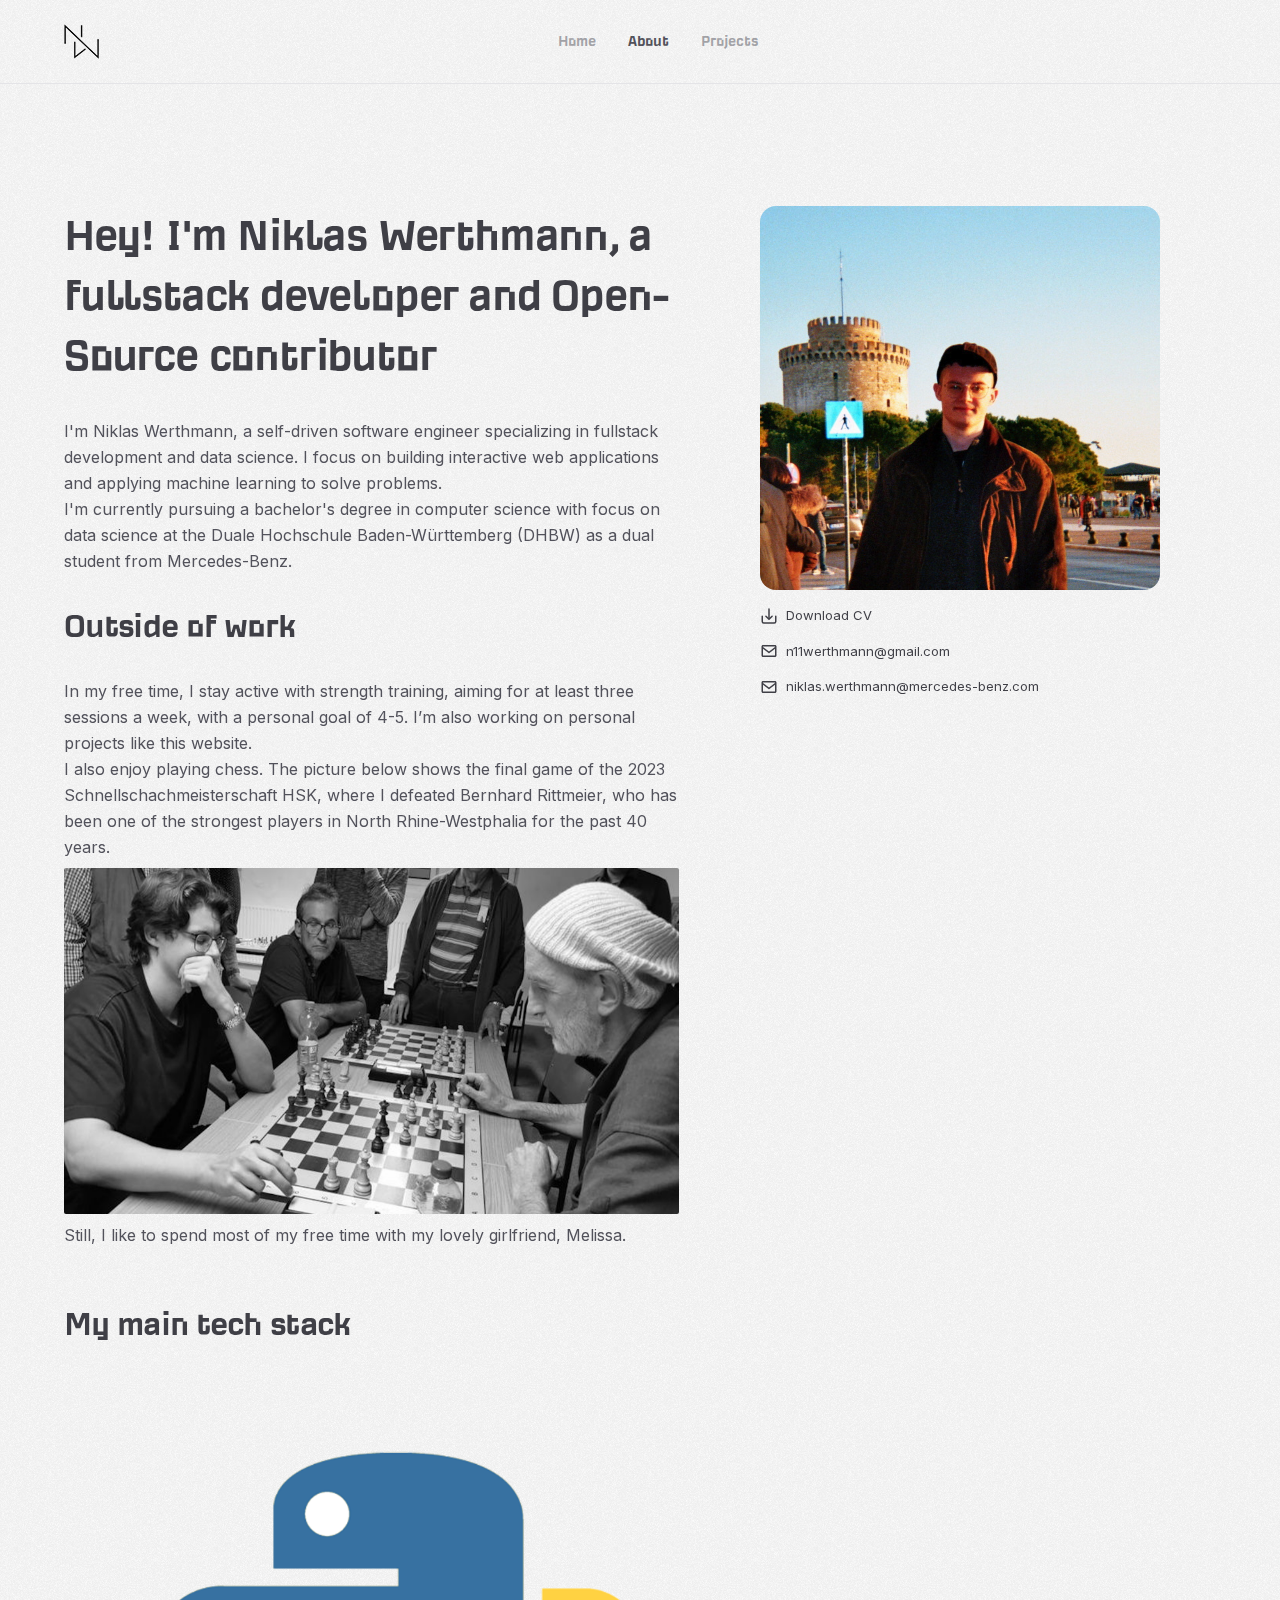
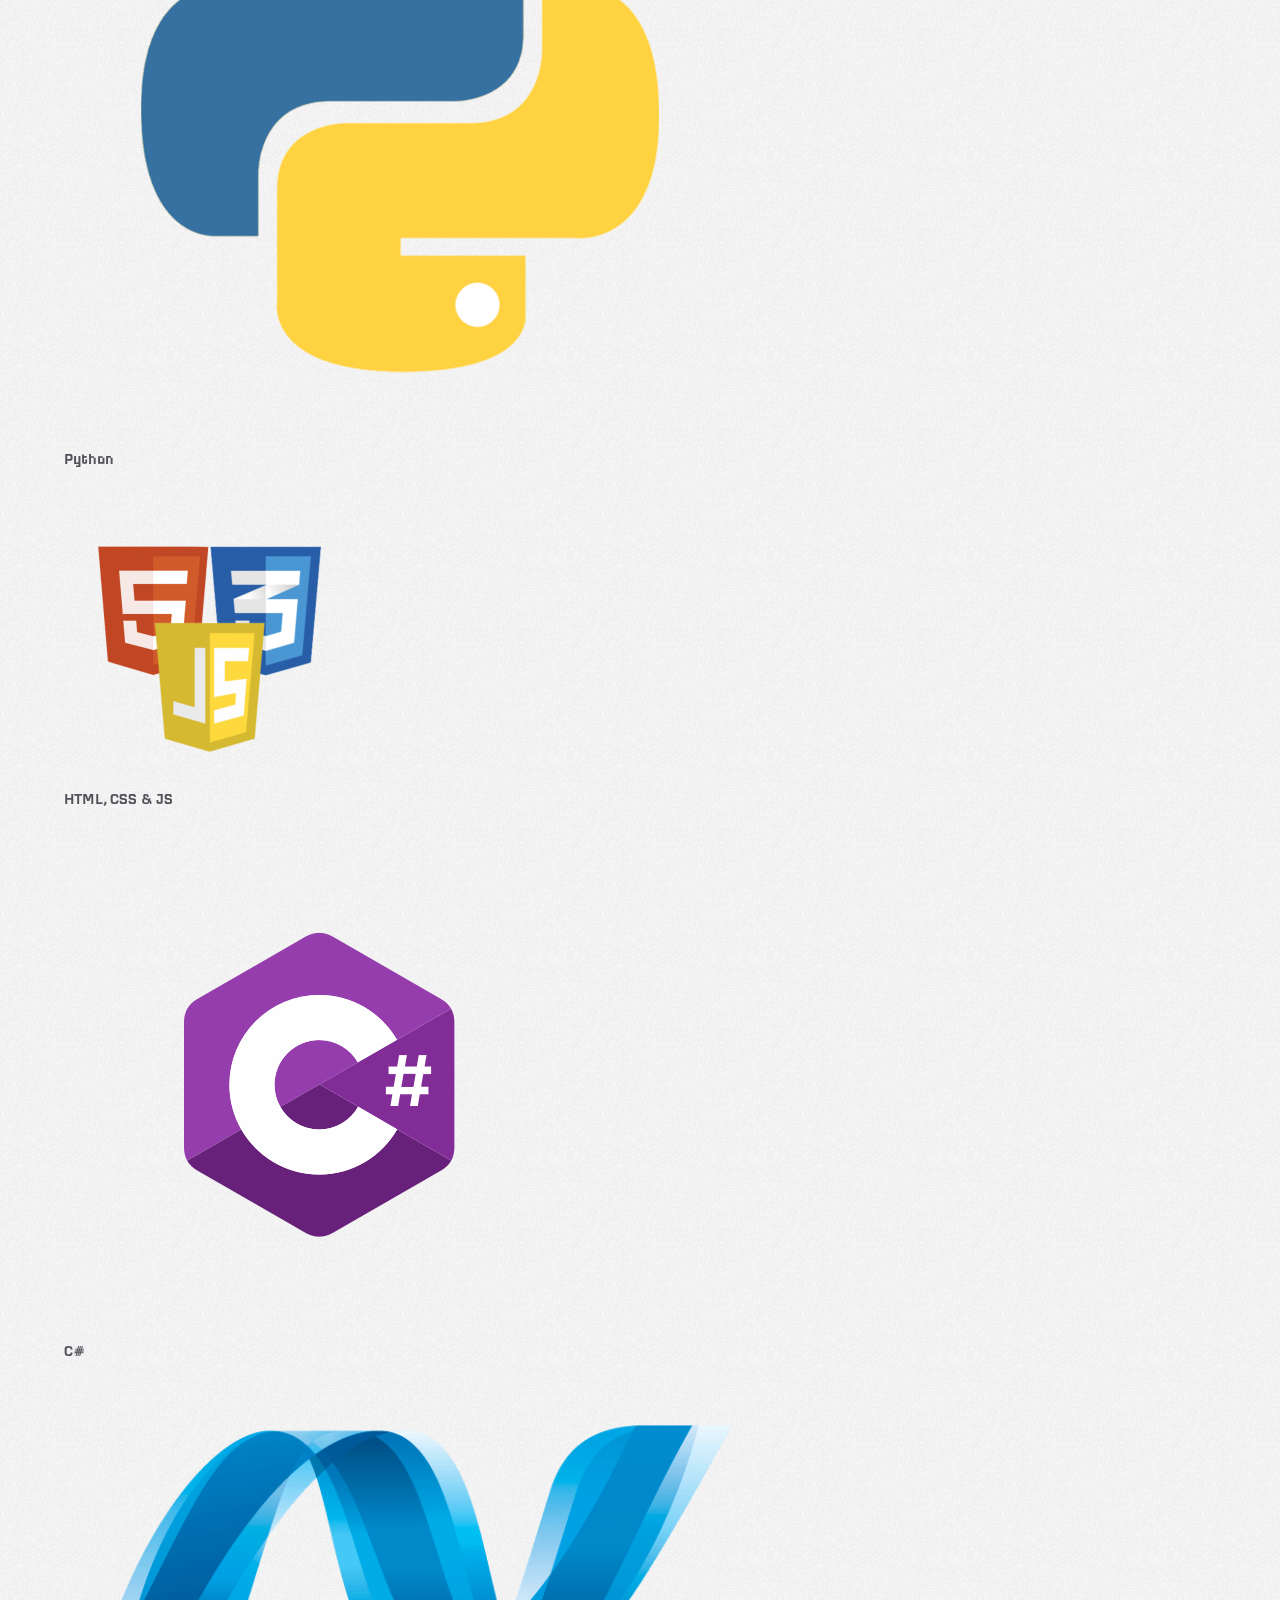
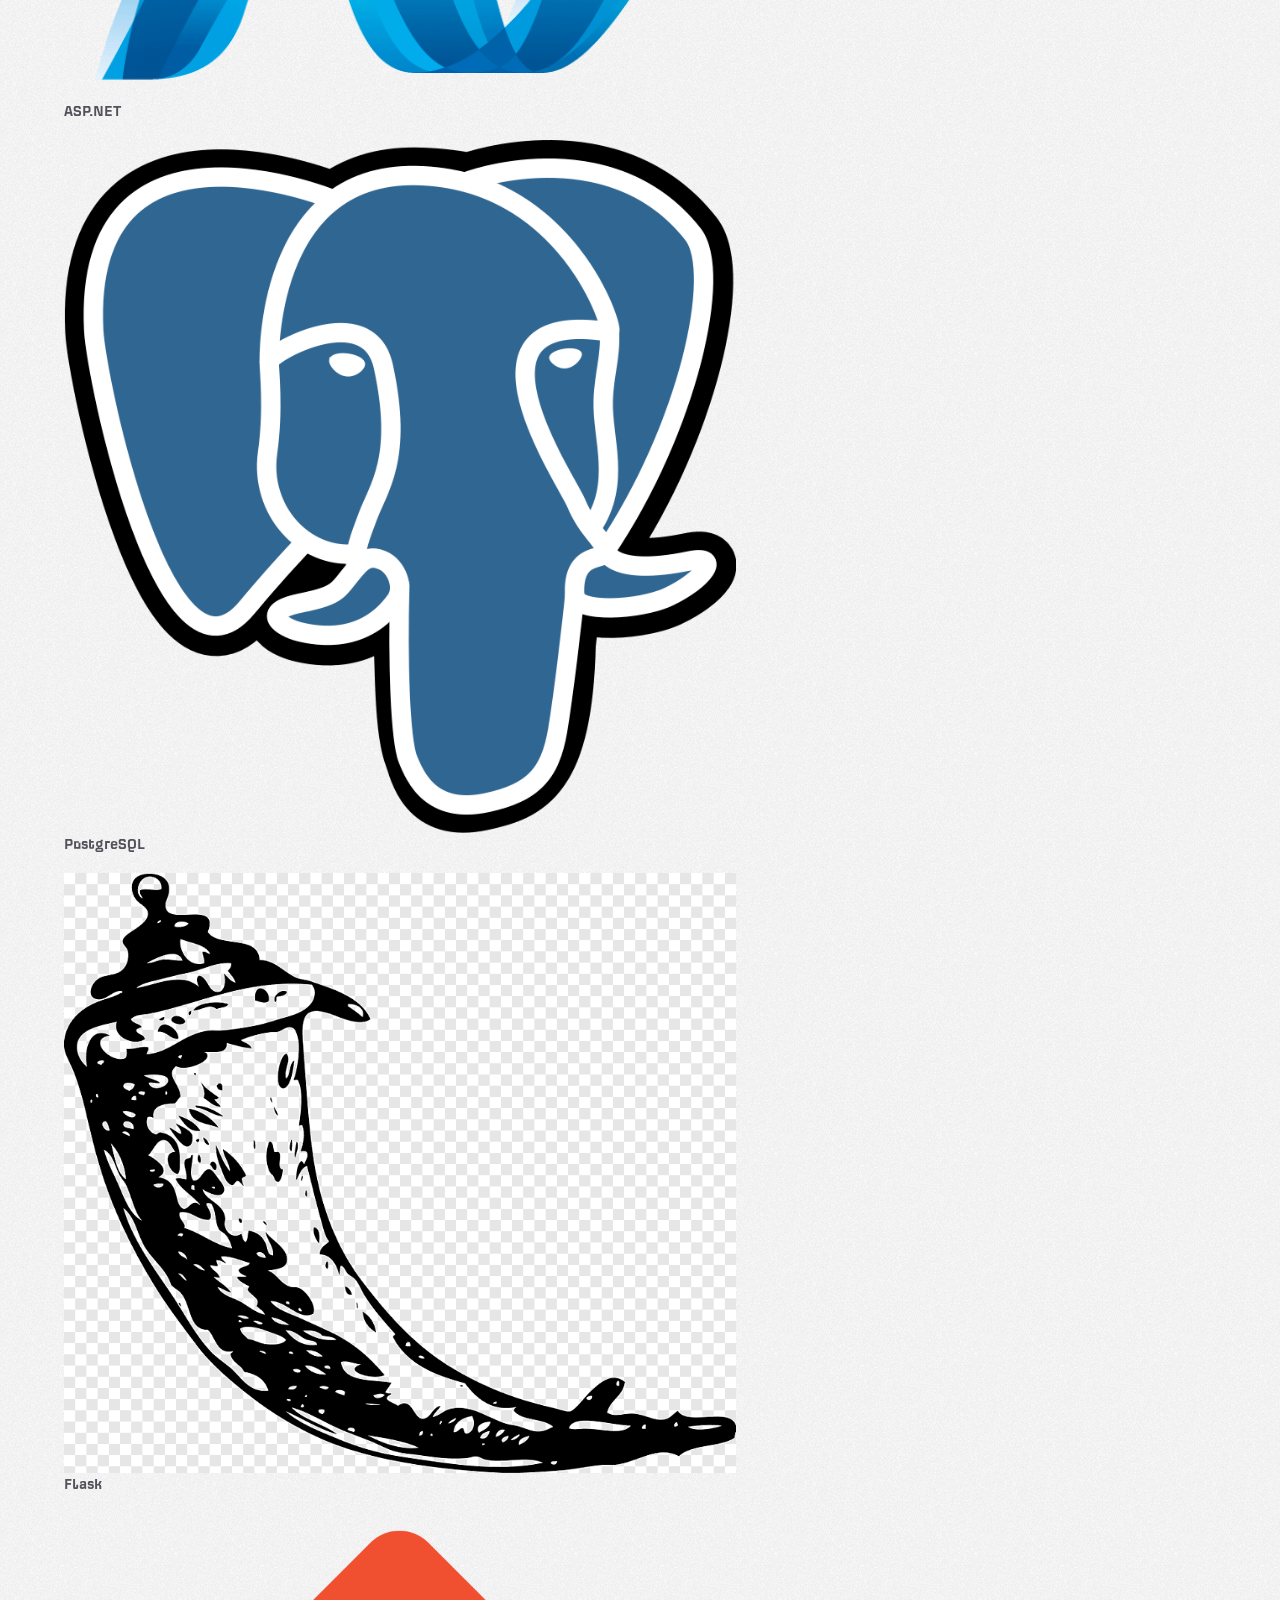
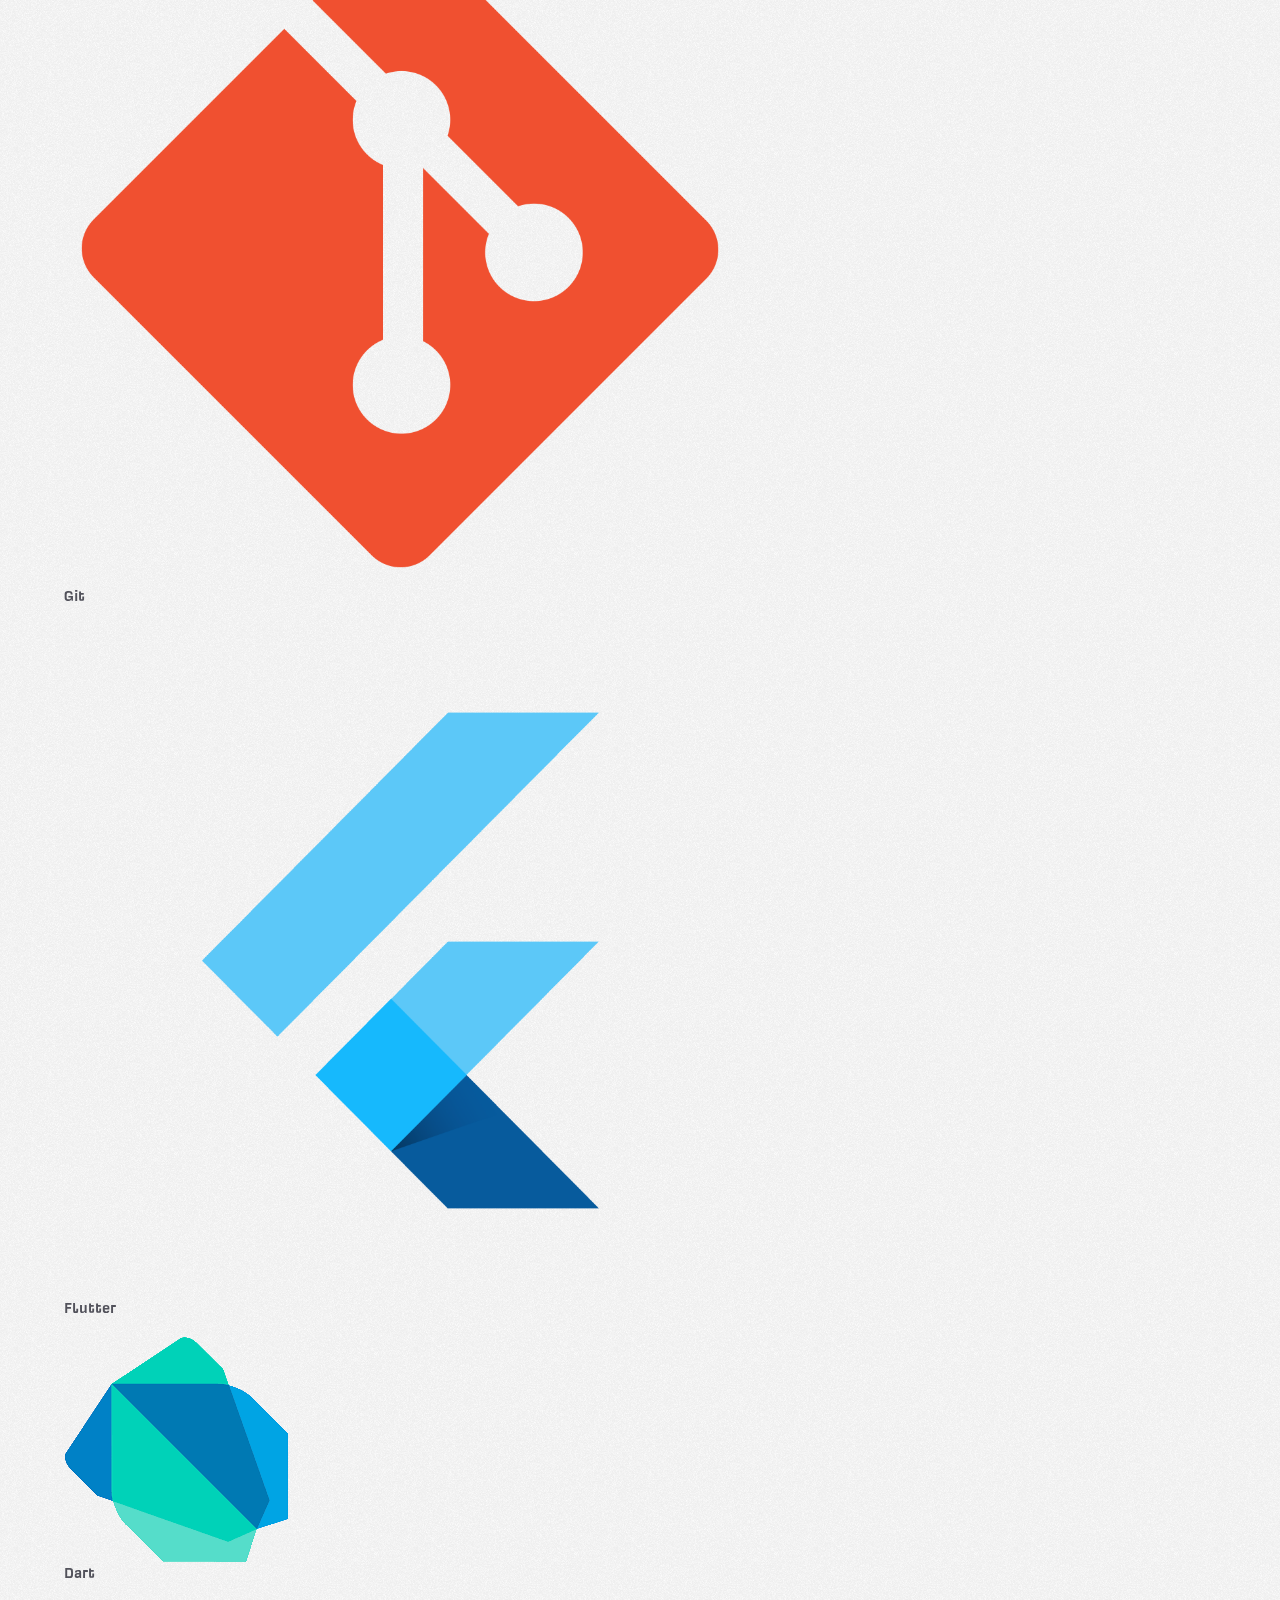
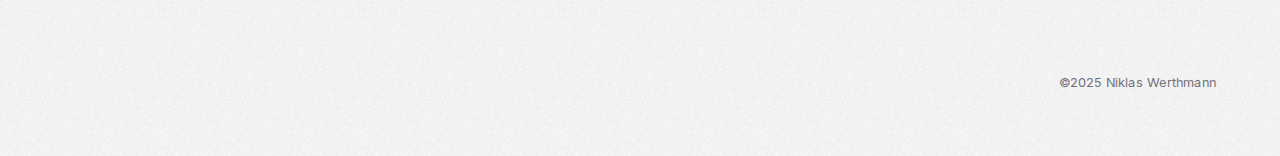
<file: about/index.html>
<!DOCTYPE html>
<html lang="en">
    <head>
        <meta charset="utf-8">
        <meta name="viewport" content="width=device-width, initial-scale=1">
        <link rel="preload" href="../fonts/inter.woff2" as="font" crossorigin="" type="font/woff2"/>
        <link rel="preload" href="../fonts/incognito.woff2" as="font" crossorigin="" type="font/woff2"/>
        <link rel="preload" href="../fonts/gitlabmono.woff2" as="font" crossorigin="" type="font/woff2"/>
        <link rel="stylesheet" href="../css/main.css" data-precedence="next">
        <title>Niklas Werthmann | Fullstack Software Developer | About</title>
        <meta name="description" content="Niklas Werthmann, an experienced fullstack software developer and Open-Source Contributor passionate about crafting scalable web solutions – from backend architecture to intuitive user interfaces">
        <meta property="og:title" content="Niklas Werthmann | Fullstack Software Developer | About">
        <meta property="og:description" content="Niklas Werthmann, an experienced fullstack software developer and Open-Source Contributor passionate about crafting scalable web solutions – from backend architecture to intuitive user interfaces">
        <meta property="og:url" content="https://niklaswerthmann.de/about.html">
        <meta name="twitter:card" content="summary_large_image">
        <meta name="twitter:title" content="Niklas Werthmann | Fullstack Software Developer | About">
        <meta name="twitter:description" content="Niklas Werthmann, an experienced fullstack software developer and Open-Source Contributor passionate about crafting scalable web solutions – from backend architecture to intuitive user interfaces">
        <meta name="twitter:image" content="../images/portrait.png">
        <link rel="icon" href="../images/nwlogo-48x48.png" type="image/x-icon" sizes="48x48"/>
        <link rel="icon" href="../images/nwlogo-512x512.png" type="image/png" sizes="512x512"/>
        <link rel="icon" href="../images/nwlogo-192x192.png" type="image/png" sizes="192x192"/>
        <link rel="icon" href="../images/nwlogo-32x32.png" type="image/png" sizes="32x32"/>
        <link rel="icon" href="../images/nwlogo-16x16.png" type="image/png" sizes="16x16"/>
        <link rel="apple-touch-icon" href="../images/nwlogo-180x180.png" type="image/png" sizes="180x180"/>
        <link rel="canonical" href="https://niklaswerthmann.de/about/"/> 
    </head>
    <body class="__variable_1a39c7 __className_d65c78 __variable_44f51c bg-white text-zinc-700">
        <header class="text-sm py-6 md:px-16 px-6 border-b  border-zinc-200 z-30 md:mb-28 mb-10">
            <div class="max-w-6xl mx-auto flex items-center justify-between">
                <a href="/"><img alt="logo" loading="lazy" width="35" height="35" decoding="async" data-nimg="1" style="color:transparent" src="../images/nwlogo-35x35.png"></a>
                <nav>
                    <ul class="flex items-center gap-x-8">
                        <li><a class="nav-links font-incognito text-base" href="/" style="color: rgb(82 82 91 / 0.5);">Home</a></li>
                        <li><a class="nav-links font-incognito text-base" href="/about" style="color: rgb(82 82 91 / 1);">About</a></li>
                        <li><a class="nav-links font-incognito text-base" href="/projects" style="color: rgb(82 82 91 / 0.5);">Projects</a></li>
                    </ul>
                </nav>
                <div class="flex items-center gap-x-4"></div>
            </div>
        </header>
        <main class="relative lg:max-w-7xl mx-auto max-w-3xl md:px-16 px-6">
            <div>
                <section class="relative grid lg:grid-cols-custom grid-cols-1 gap-x-6 justify-items-center ">
                    <div class="order-2 lg:order-none">
                        <div style="transform:translateY(10px) translateZ(0)">
                            <h1 class="fadeInUp-animation font-incognito font-semibold tracking-tight sm:text-5xl text-3xl lg:leading-tight basis-1/2 mb-8">
                               Hey! I&#x27;m <!-- -->Niklas Werthmann, a fullstack developer and Open-Source contributor
                            </h1>
                            <div class="text-zinc-600 leading-relaxed">
                                <p class="mt-2 mb-6 fadeInUp-animation">I'm Niklas Werthmann, a self-driven software engineer specializing in fullstack development and data science. I focus on building interactive web applications and applying machine learning to solve problems.<br>I&#x27;m currently pursuing a bachelor's degree in computer science with focus on data science at the Duale Hochschule Baden-Württemberg (DHBW) as a dual student from Mercedes-Benz.</p>
                                <h2 id="about-page-title1" class="fadeInUp-animation font-incognito before:content-['#'] before:hidden hover:before:sm:inline-block hover:before:hidden before:absolute lg:before:-left-5 before:-left-4 lg:before:text-2xl before:text-xl block before:top-1/2 before:-translate-y-1/2 before:opacity-80 before:text-zinc-400 relative font-bold tracking-tight lg:text-4xl text-3xl text-zinc-700 my-8"><a href="#about-page-title1">Outside of work</a></h2>
                                <p class="mt-2 mb-2 fadeInUp-animation">
                                    In my free time, I stay active with strength training, aiming for at least three sessions a week, with a personal goal of 4-5. I’m also working on personal projects like this website.<br>I also enjoy playing chess. The picture below shows the final game of the 2023 Schnellschachmeisterschaft HSK, where I defeated Bernhard Rittmeier, who has been one of the strongest players in North Rhine-Westphalia for the past 40 years.
                                </p>
                                <img alt="Niklas playing chess" loading="lazy" width="1920" height="1080" decoding="async" data-nimg="1" class="fadeInUp-animation rounded-sm object-contain object-left-top aspect-auto duration-300" style="color:transparent;background-size:cover;background-position:50% 50%;background-repeat:no-repeat;" xmlns="https://www.w3.org/2000/svg" viewbox="0 0 1920 1080" src="../images/playingchess.png">
                                <p class="mt-2 mb-6 fadeInUp-animation">
                                    Still, I like to spend most of my free time with my lovely girlfriend, Melissa.
                                </p>
                            </div>
                        </div>
                    </div>
                    <aside class="fadeInUp-animation flex flex-col lg:justify-self-center justify-self-start gap-y-8 lg:order-1 order-none mb-12">
                        <div style="transform:translateY(10px) translateZ(0)">
                            <div class="sticky top-10">
                                <img alt="Portrait of Niklas Werthmann" fetchpriority="high" width="400" height="400" decoding="async" data-nimg="1" class="rounded-2xl mb-4 object-cover max-h-96 min-h-96 bg-top" style="color:transparent;background-size:cover;background-position:50% 50%;background-repeat:no-repeat;" src="../images/portrait.png">
                                <div class="flex flex-col text-center gap-y-4">
                                    
                                    <a href="../cv/Niklas_Werthmann_CV.pdf" class="flex items-center gap-x-2 hover:text-primary-color" style="font-size: small;" download>
                                        <svg width="18px" height="18px" viewBox="0 0 24 24" stroke-width="1" stroke="currentColor" fill="currentColor" xmlns="https://www.w3.org/2000/svg">
                                            <g id="Complete"><g id="download"><g><path d="M3,12.3v7a2,2,0,0,0,2,2H19a2,2,0,0,0,2-2v-7" fill="none" stroke="currentColor" stroke-linecap="round" stroke-linejoin="round" stroke-width="2"/><g><polyline data-name="Right" fill="none" id="Right-2" points="7.9 12.3 12 16.3 16.1 12.3" stroke="currentColor" stroke-linecap="round" stroke-linejoin="round" stroke-width="2"/><line fill="none" stroke="currentColor" stroke-linecap="round" stroke-linejoin="round" stroke-width="2" x1="12" x2="12" y1="2.7" y2="14.2"/></g></g></g></g>
                                        </svg>
                                        Download CV
                                    </a>
                                    
                                    <a href="mailto:n11werthmann@gmail.com" class="flex items-center gap-x-2 hover:text-primary-color" style="font-size: small;">
                                        <svg stroke="currentColor" fill="currentColor" stroke-width="0" viewBox="0 0 24 24" class="text-lg" height="1em" width="1em" xmlns="https://www.w3.org/2000/svg">
                                            <path d="M20 4H4c-1.103 0-2 .897-2 2v12c0 1.103.897 2 2 2h16c1.103 0 2-.897 2-2V6c0-1.103-.897-2-2-2zm0 2v.511l-8 6.223-8-6.222V6h16zM4 18V9.044l7.386 5.745a.994.994 0 0 0 1.228 0L20 9.044 20.002 18H4z"></path>
                                        </svg>
                                        n11werthmann@gmail.com
                                    </a>
                                    <a href="mailto:niklas.werthmann@mercedes-benz.com" class="flex items-center gap-x-2 hover:text-primary-color" style="font-size: small;">
                                        <svg stroke="currentColor" fill="currentColor" stroke-width="0" viewBox="0 0 24 24" class="text-lg" height="1em" width="1em" xmlns="https://www.w3.org/2000/svg">
                                            <path d="M20 4H4c-1.103 0-2 .897-2 2v12c0 1.103.897 2 2 2h16c1.103 0 2-.897 2-2V6c0-1.103-.897-2-2-2zm0 2v.511l-8 6.223-8-6.222V6h16zM4 18V9.044l7.386 5.745a.994.994 0 0 0 1.228 0L20 9.044 20.002 18H4z"></path>
                                        </svg>
                                        niklas.werthmann@mercedes-benz.com
                                    </a>
                                </div>
                            </div>
                        </div>
                    </aside>
                </section>
                <div style="transform:translateY(10px) translateZ(0)">
                    <section class="max-w-2xl ">
                        <div class="mb-8 fadeInUp-animation">
                            <h2 id="about-page-title2" class="font-incognito before:content-['#'] before:hidden hover:before:sm:inline-block hover:before:hidden before:absolute lg:before:-left-5 before:-left-4 lg:before:text-2xl before:text-xl block before:top-1/2 before:-translate-y-1/2 before:opacity-80 before:text-zinc-400 relative font-bold tracking-tight lg:text-4xl text-3xl text-zinc-700 my-8"><a href="#about-page-title2">My main tech stack</a></h2>
                        </div>
                        <ul class="list-none mt-2 ml-2 text-zinc-600 tech-stack fadeInUp-animation">
                            <li class="mb-4 font-incognito"><img alt="python logo" data-nimg="1" class="mr-2" style="color:transparent" src="../images/python.png">Python</li>
                            <li class="mb-4 font-incognito"><img alt="html, css & js logo"data-nimg="1" class="mr-2" style="color:transparent" src="../images/html-css-js.png">HTML, CSS & JS</li>
                            <li class="mb-4 font-incognito"><img alt="c# logo" data-nimg="1" class="mr-2" style="color:transparent" src="../images/Csharp.png">C#</li>
                            <li class="mb-4 font-incognito"><img alt="asp.net logo" data-nimg="1" class="mr-2" style="color:transparent" src="../images/asp-net.png">ASP.NET</li>
                            <li class="mb-4 font-incognito"><img alt="sql logo" data-nimg="1" class="mr-2" style="color:transparent" src="../images/PostgreSQL.png">PostgreSQL</li>
                            <li class="mb-4 font-incognito"><img alt="flask logo" data-nimg="1" class="mr-2" style="color:transparent" src="../images/flask.png">Flask</li>
                            <li class="mb-4 font-incognito"><img alt="git logo" data-nimg="1" class="mr-2" style="color:transparent" src="../images/git.png">Git</li>
                            <li class="mb-4 font-incognito"><img alt="flutter logo" data-nimg="1" class="mr-2" style="color:transparent" src="../images/flutter.png">Flutter</li>
                            <li class="mb-4 font-incognito"><img alt="dart logo" data-nimg="1" class="mr-2" style="color:transparent" src="../images/dart.png">Dart</li>
                        </ul>
                    </section>
                </div>
            </div>
        </main>
        <footer class="border-t  border-zinc-100 mt-8 relative">
            <div class="max-w-7xl mx-auto flex lg:flex-row flex-col items-center lg:justify-between justify-center gap-y-4 md:px-16 px-6 py-16">
                <div class="flex md:flex-row flex-col items-center gap-x-2">
                </div>
                <div class="flex flex-col lg:items-end items-center lg:text-start text-center">
                    <small class="text-zinc-500">
                        ©2025 Niklas Werthmann
                    </small>
                </div>
            </div>
        </footer>
    </body>
</html>
</file>
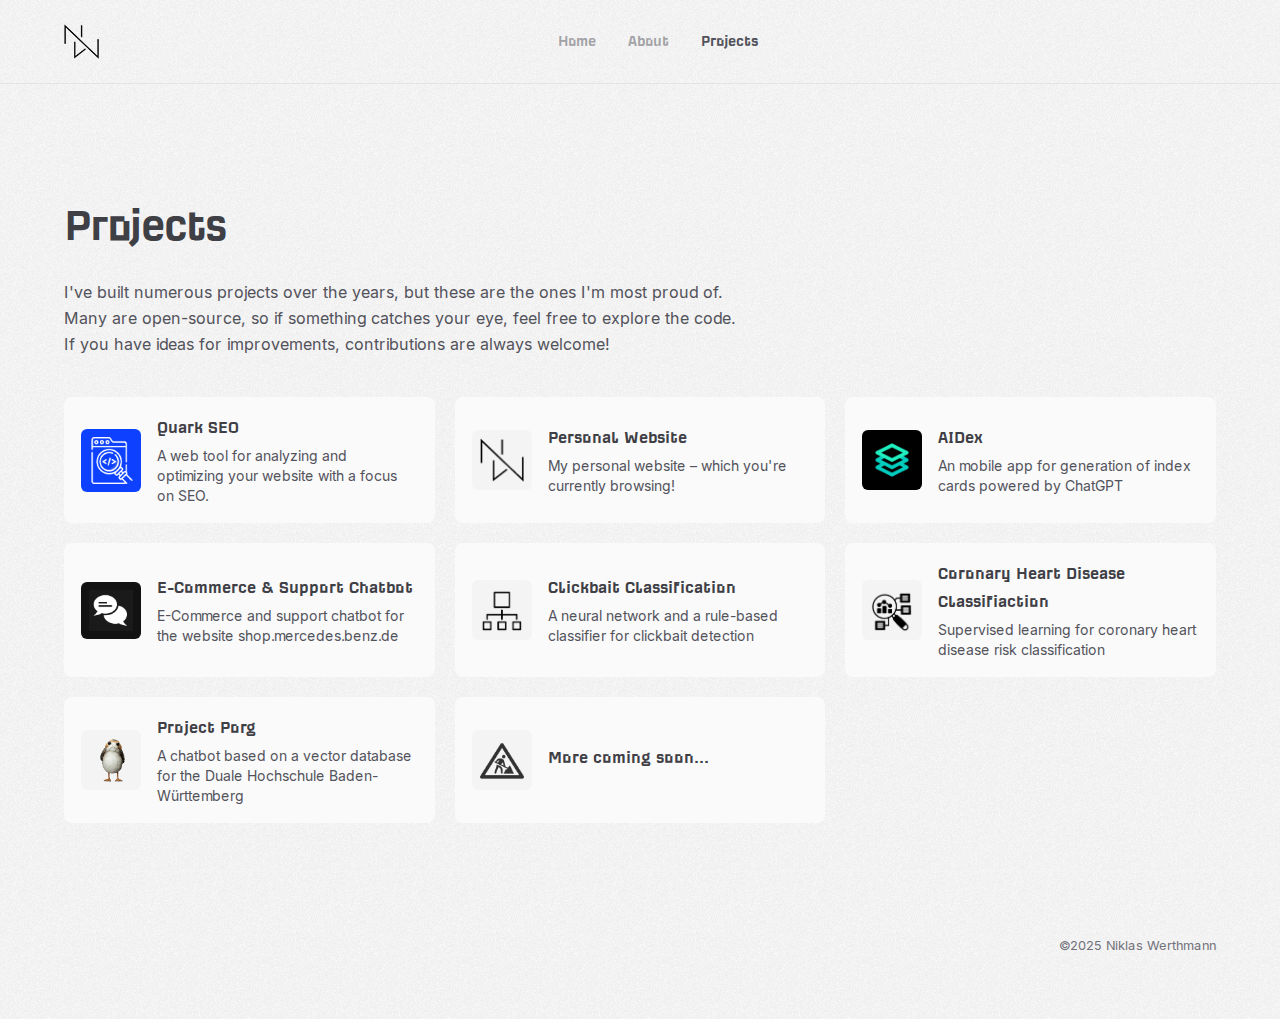
<file: projects/index.html>
<!DOCTYPE html>
<html lang="en">
    <head>
        <meta charset="utf-8">
        <meta name="viewport" content="width=device-width, initial-scale=1">
        <link rel="preload" href="../fonts/inter.woff2" as="font" crossorigin="" type="font/woff2"/>
        <link rel="preload" href="../fonts/incognito.woff2" as="font" crossorigin="" type="font/woff2"/>
        <link rel="preload" href="../fonts/gitlabmono.woff2" as="font" crossorigin="" type="font/woff2"/>
        <link rel="stylesheet" href="../css/main.css" data-precedence="next">
        <title>Niklas Werthmann | Fullstack Software Developer | Projects</title>
        <meta name="description" content="Niklas Werthmann, an experienced fullstack software developer and Open-Source Contributor passionate about crafting scalable web solutions – from backend architecture to intuitive user interfaces">
        <meta property="og:title" content="Niklas Werthmann, an experienced fullstack software developer and Open-Source Contributor passionate about crafting scalable web solutions – from backend architecture to intuitive user interfaces">
        <meta property="og:description" content="Niklas Werthmann, an experienced fullstack software developer and Open-Source Contributor passionate about crafting scalable web solutions – from backend architecture to intuitive user interfaces">
        <meta property="og:url" content="https://niklaswerthmann.de/projects.html">
        <meta name="twitter:card" content="summary_large_image">
        <meta name="twitter:title" content="Niklas Werthmann, an experienced fullstack software developer and Open-Source Contributor passionate about crafting scalable web solutions – from backend architecture to intuitive user interfaces">
        <meta name="twitter:description" content="Niklas Werthmann, an experienced fullstack software developer and Open-Source Contributor passionate about crafting scalable web solutions – from backend architecture to intuitive user interfaces">
        <meta name="twitter:image" content="../images/portrait.png">
        <link rel="icon" href="../images/nwlogo-48x48.png" type="image/x-icon" sizes="48x48"/>
        <link rel="icon" href="../images/nwlogo-512x512.png" type="image/png" sizes="512x512"/>
        <link rel="icon" href="../images/nwlogo-192x192.png" type="image/png" sizes="192x192"/>
        <link rel="icon" href="../images/nwlogo-32x32.png" type="image/png" sizes="32x32"/>
        <link rel="icon" href="../images/nwlogo-16x16.png" type="image/png" sizes="16x16"/>
        <link rel="apple-touch-icon" href="../images/nwlogo-180x180.png" type="image/png" sizes="180x180"/>
    </head>
    <body class="__variable_1a39c7 __className_d65c78 __variable_44f51c bg-white text-zinc-700">
        <header class="text-sm py-6 md:px-16 px-6 border-b  border-zinc-200 z-30 md:mb-28 mb-10">
            <div class="max-w-6xl mx-auto flex items-center justify-between">
                <a href="/"><img alt="logo" loading="lazy" width="35" height="35" decoding="async" data-nimg="1" style="color:transparent" src="../images/nwlogo-35x35.png"/></a>
                <nav>
                    <ul class="flex items-center gap-x-8">
                        <li><a class="nav-links font-incognito text-base" href="/" style="color: rgb(82 82 91 / 0.5);">Home</a></li>
                        <li><a class="nav-links font-incognito text-base" href="/about" style="color: rgb(82 82 91 / 0.5);">About</a></li>
                        <li><a class="nav-links font-incognito text-base" href="/projects" style="color: rgb(82 82 91 / 1);">Projects</a></li>
                    </ul>
                </nav>
                <div class="flex items-center gap-x-4"></div>
            </div>
        </header>
        <main class="max-w-7xl mx-auto md:px-16 px-6">
            <header class="mb-10">
                <div style="opacity: 1; transform: none;">
                    <h1 class="fadeInUp-animation max-w-3xl font-incognito font-semibold tracking-tight sm:text-5xl text-3xl mb-6 lg:leading-[3.7rem]">Projects</h1>
                    <p class="fadeInUp-animation max-w-2xl text-base dark:text-zinc-400 text-zinc-600 leading-relaxed">I've built numerous projects over the years, but these are the ones I'm most proud of. Many are open-source, so if something catches your eye, feel free to explore the code. If you have ideas for improvements, contributions are always welcome!</p>
                </div>
            </header>
            <div style="opacity: 1; transform: none;">
                <section class="fadeInUp-animation grid xl:grid-cols-3 md:grid-cols-2 grid-cols-1 gap-5 mb-12">
                    <a class="flex items-center gap-x-4 bg-zinc-50 border border-transparent dark:hover:border-zinc-700 hover:border-zinc-200 p-4 rounded-lg" href="../projects/quark_seo">
                        <img alt="quark seo logo" loading="lazy" width="60" height="60" decoding="async" data-nimg="1" class="bg-zinc-100 rounded-md p-2" src="../images/quark-seo-logo.png" style="background: #0d41ff; color: transparent;">
                        <div>
                            <h2 class="text-lg tracking-wide mb-1">Quark SEO</h2>
                            <div class="text-sm dark:text-zinc-400 text-zinc-600">A web tool for analyzing and optimizing your website with a focus on SEO.</div>
                        </div>
                    </a>
                    <a class="flex items-center gap-x-4 bg-zinc-50 border border-transparent dark:hover:border-zinc-700 hover:border-zinc-200 p-4 rounded-lg" href="https://github.com/risky-dev-11/risky-dev-11.github.io">
                        <img alt="personal website logo" loading="lazy" width="60" height="60" decoding="async" data-nimg="1" class="bg-zinc-100 rounded-md p-2" src="../images/nwlogo-180x180.png" style="color: transparent;">
                        <div>
                            <h2 class="text-lg tracking-wide mb-1">Personal Website</h2>
                            <div class="text-sm dark:text-zinc-400 text-zinc-600">My personal website – which you're currently browsing!</div>
                        </div>
                    </a>
                    <a class="flex items-center gap-x-4 bg-zinc-50 border border-transparent dark:hover:border-zinc-700 hover:border-zinc-200 p-4 rounded-lg" href="https://github.com/ulfi03/aidex">
                        <img alt="aidex logo" loading="lazy" width="60" height="60" decoding="async" data-nimg="1" class="bg-zinc-100 rounded-md p-2" src="../images/aidex-logo.png" style="background: black; color: transparent;">
                        <div>
                            <h2 class="text-lg tracking-wide mb-1">AIDex</h2>
                            <div class="text-sm dark:text-zinc-400 text-zinc-600">An mobile app for generation of index cards powered by ChatGPT</div>
                        </div>
                    </a>
                    <a class="flex items-center gap-x-4 bg-zinc-50 border border-transparent dark:hover:border-zinc-700 hover:border-zinc-200 p-4 rounded-lg" href="../projects/chatbot">
                        <img alt="chatbot logo" loading="lazy" width="60" height="60" decoding="async" data-nimg="1" class="bg-zinc-100 rounded-md p-2" src="../images/chatbot-logo.png" style="background: #121212; color: transparent;">
                        <div>
                            <h2 class="text-lg tracking-wide mb-1">E-Commerce & Support Chatbot</h2>
                            <div class="text-sm dark:text-zinc-400 text-zinc-600">E-Commerce and support chatbot for the website shop.mercedes.benz.de</div>
                        </div>
                    </a>
                    <a class="flex items-center gap-x-4 bg-zinc-50 border border-transparent dark:hover:border-zinc-700 hover:border-zinc-200 p-4 rounded-lg" href="../projects/clickbait_classification">
                        <img alt="classification logo" loading="lazy" width="60" height="60" decoding="async" data-nimg="1" class="bg-zinc-100 rounded-md p-2" src="../images/clickbait_classification.png" style="color: transparent;">
                        <div>
                            <h2 class="text-lg tracking-wide mb-1">Clickbait Classification</h2>
                            <div class="text-sm dark:text-zinc-400 text-zinc-600">A neural network and a rule-based classifier for clickbait detection</div>
                        </div>
                    </a>
                    <a class="flex items-center gap-x-4 bg-zinc-50 border border-transparent dark:hover:border-zinc-700 hover:border-zinc-200 p-4 rounded-lg" href="../projects/khk_classification">
                        <img alt="classification logo" loading="lazy" width="60" height="60" decoding="async" data-nimg="1" class="bg-zinc-100 rounded-md p-2" src="../images/khk_classification.png" style="color: transparent;">
                        <div>
                            <h2 class="text-lg tracking-wide mb-1">Coronary Heart Disease Classifiaction</h2>
                            <div class="text-sm dark:text-zinc-400 text-zinc-600">Supervised learning for coronary heart disease risk classification</div>
                        </div>
                    </a>
                    <a class="flex items-center gap-x-4 bg-zinc-50 border border-transparent dark:hover:border-zinc-700 hover:border-zinc-200 p-4 rounded-lg" href="../projects/project_porg">
                        <img alt="project porg logo" loading="lazy" width="60" height="60" decoding="async" data-nimg="1" class="bg-zinc-100 rounded-md p-2" src="../images/porg-logo.png" style="color: transparent;">
                        <div>
                            <h2 class="text-lg tracking-wide mb-1">Project Porg</h2>
                            <div class="text-sm dark:text-zinc-400 text-zinc-600">A chatbot based on a vector database for the Duale Hochschule Baden-Württemberg</div>
                        </div>
                    </a>
                    <div class="flex items-center gap-x-4 bg-zinc-50 border border-transparent dark:hover:border-zinc-700 hover:border-zinc-200 p-4 rounded-lg">
                        <img alt="under construction logo" loading="lazy" width="60" height="60" decoding="async" data-nimg="1" class="bg-zinc-100 rounded-md p-2" src="../images/under-construction-logo.png" style="color: transparent;">
                        <div>
                            <h2 class="text-lg tracking-wide mb-1">More coming soon...</h2>
                            <div class="text-sm dark:text-zinc-400 text-zinc-600"></div>
                        </div>
                    </div>
                </section>
            </div>
        </main>
        <footer class="border-t  border-zinc-100 mt-8 relative">
            <div class="max-w-7xl mx-auto flex lg:flex-row flex-col items-center lg:justify-between justify-center gap-y-4 md:px-16 px-6 py-16">
                <div class="flex md:flex-row flex-col items-center gap-x-2">
                </div>
                <div class="flex flex-col lg:items-end items-center lg:text-start text-center">
                    <small class="text-zinc-500">
                        ©2025 Niklas Werthmann
                    </small>
                </div>
            </div>
        </footer>
    </body>
</html>
</file>
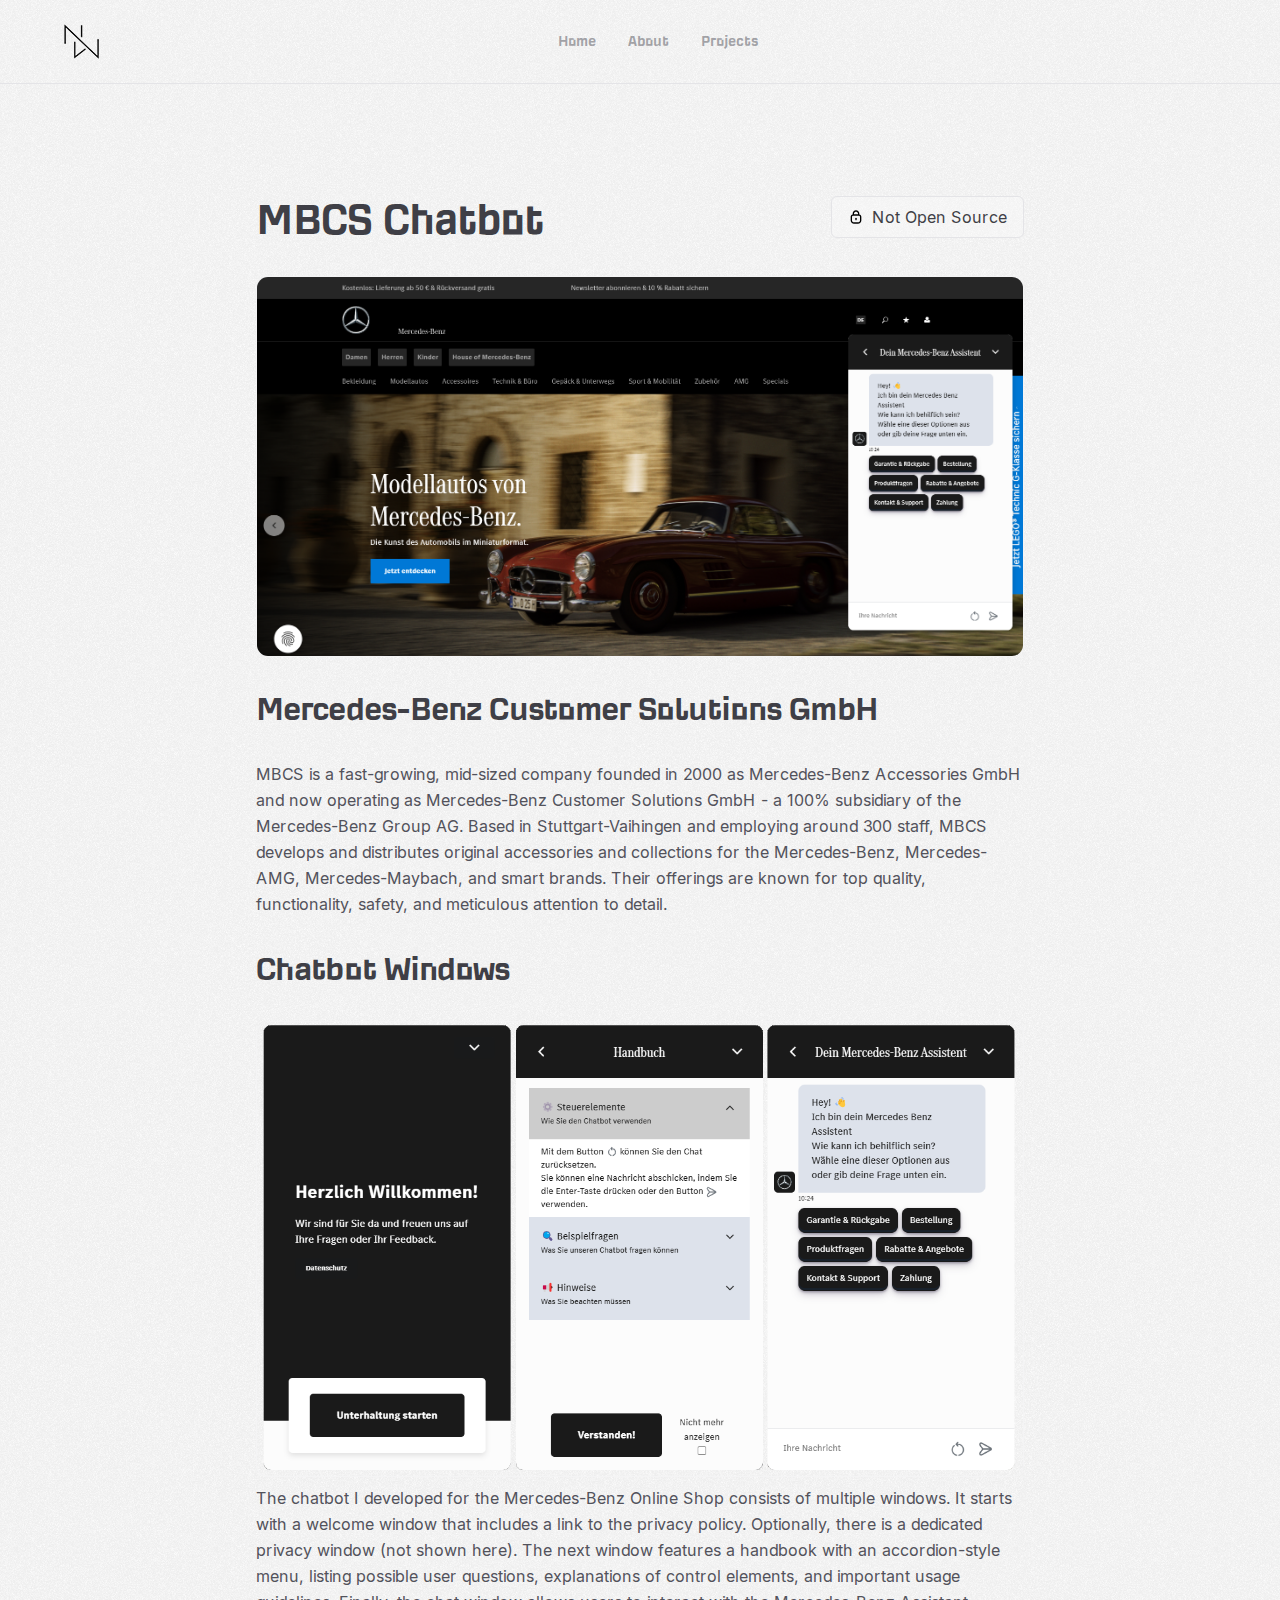
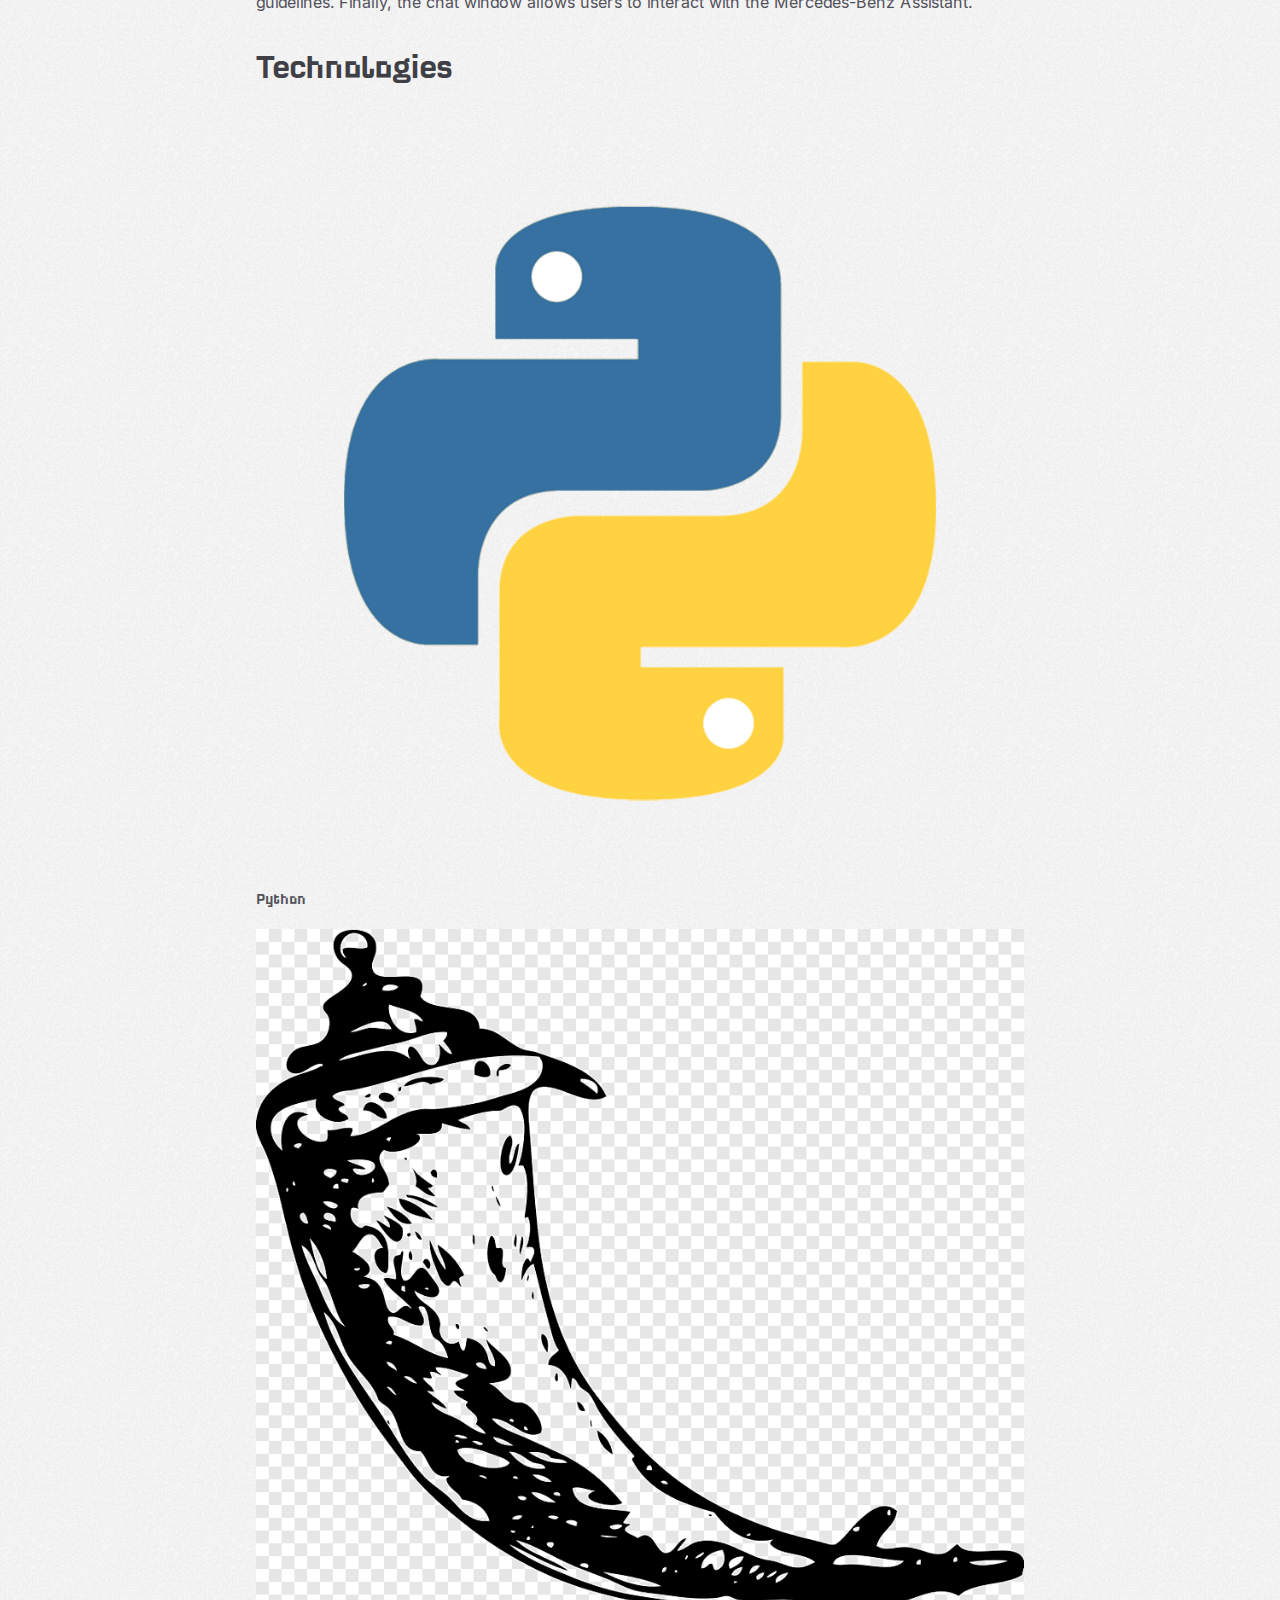
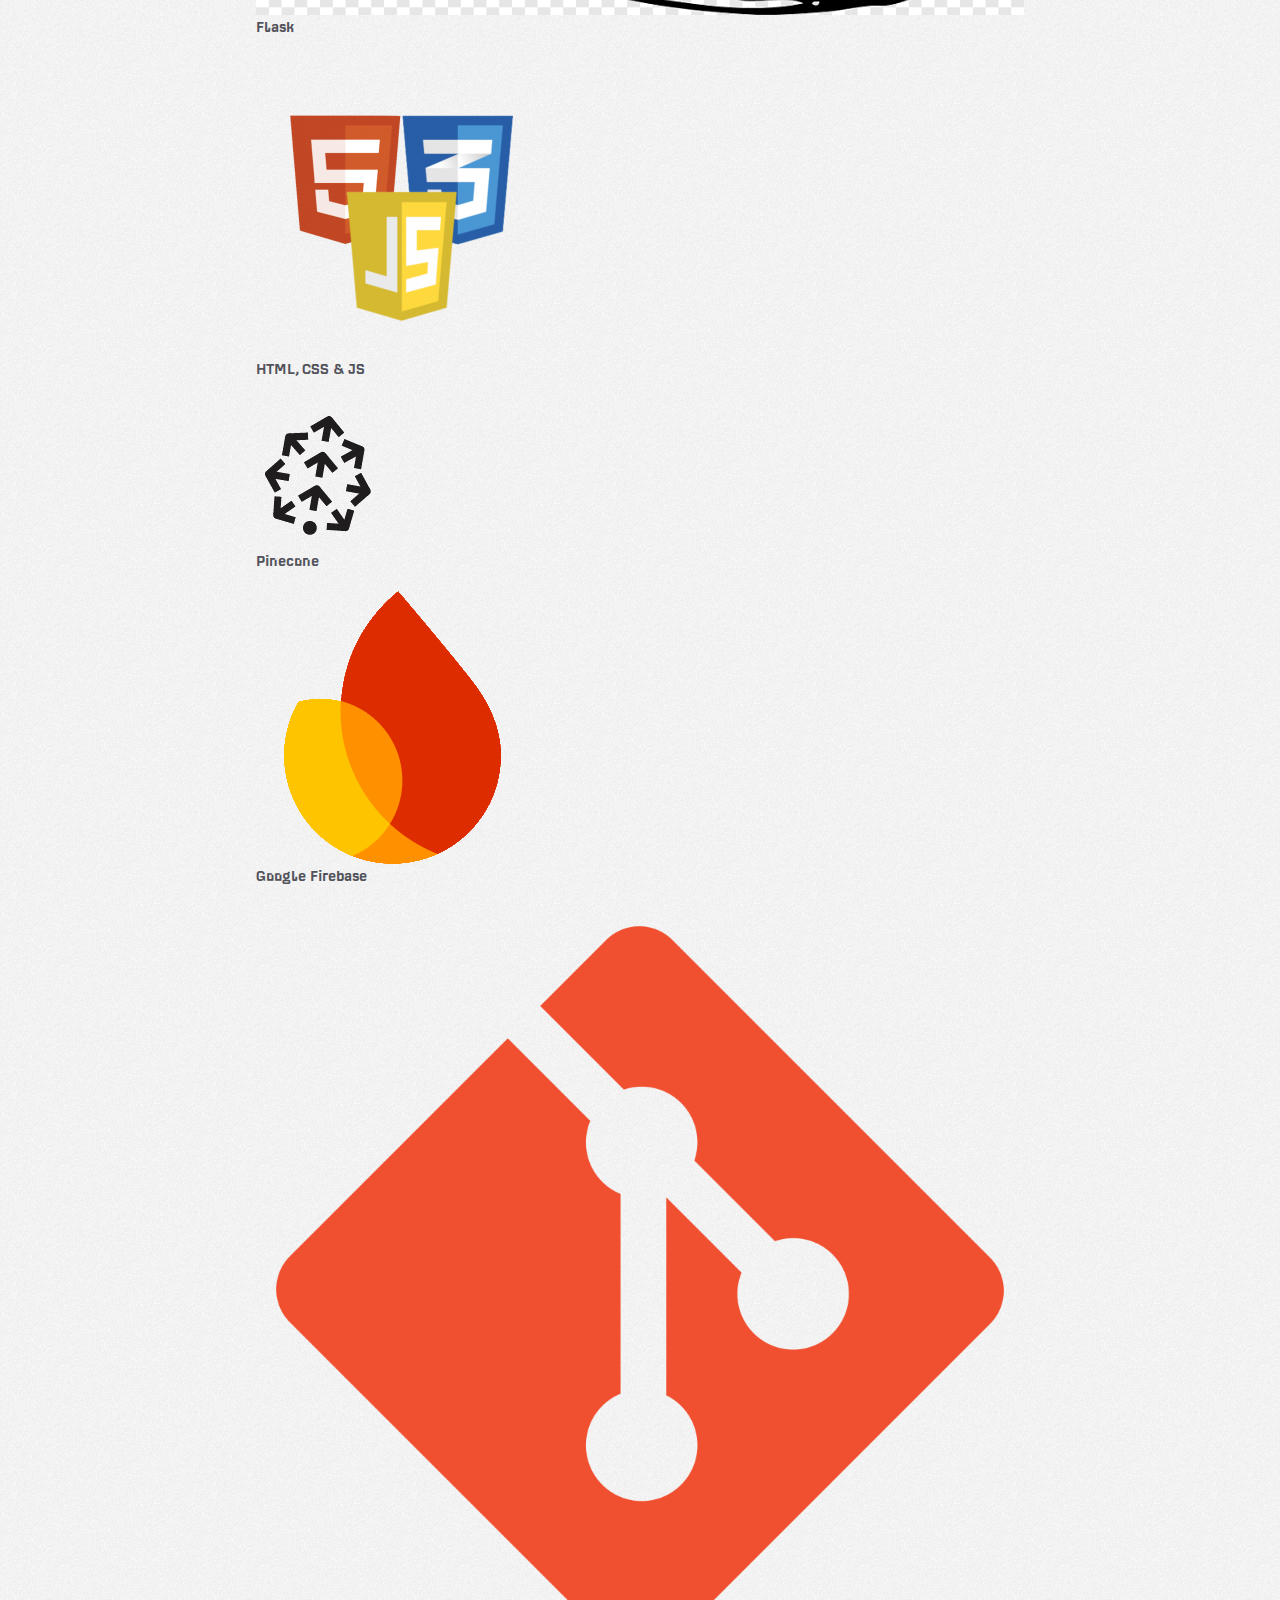
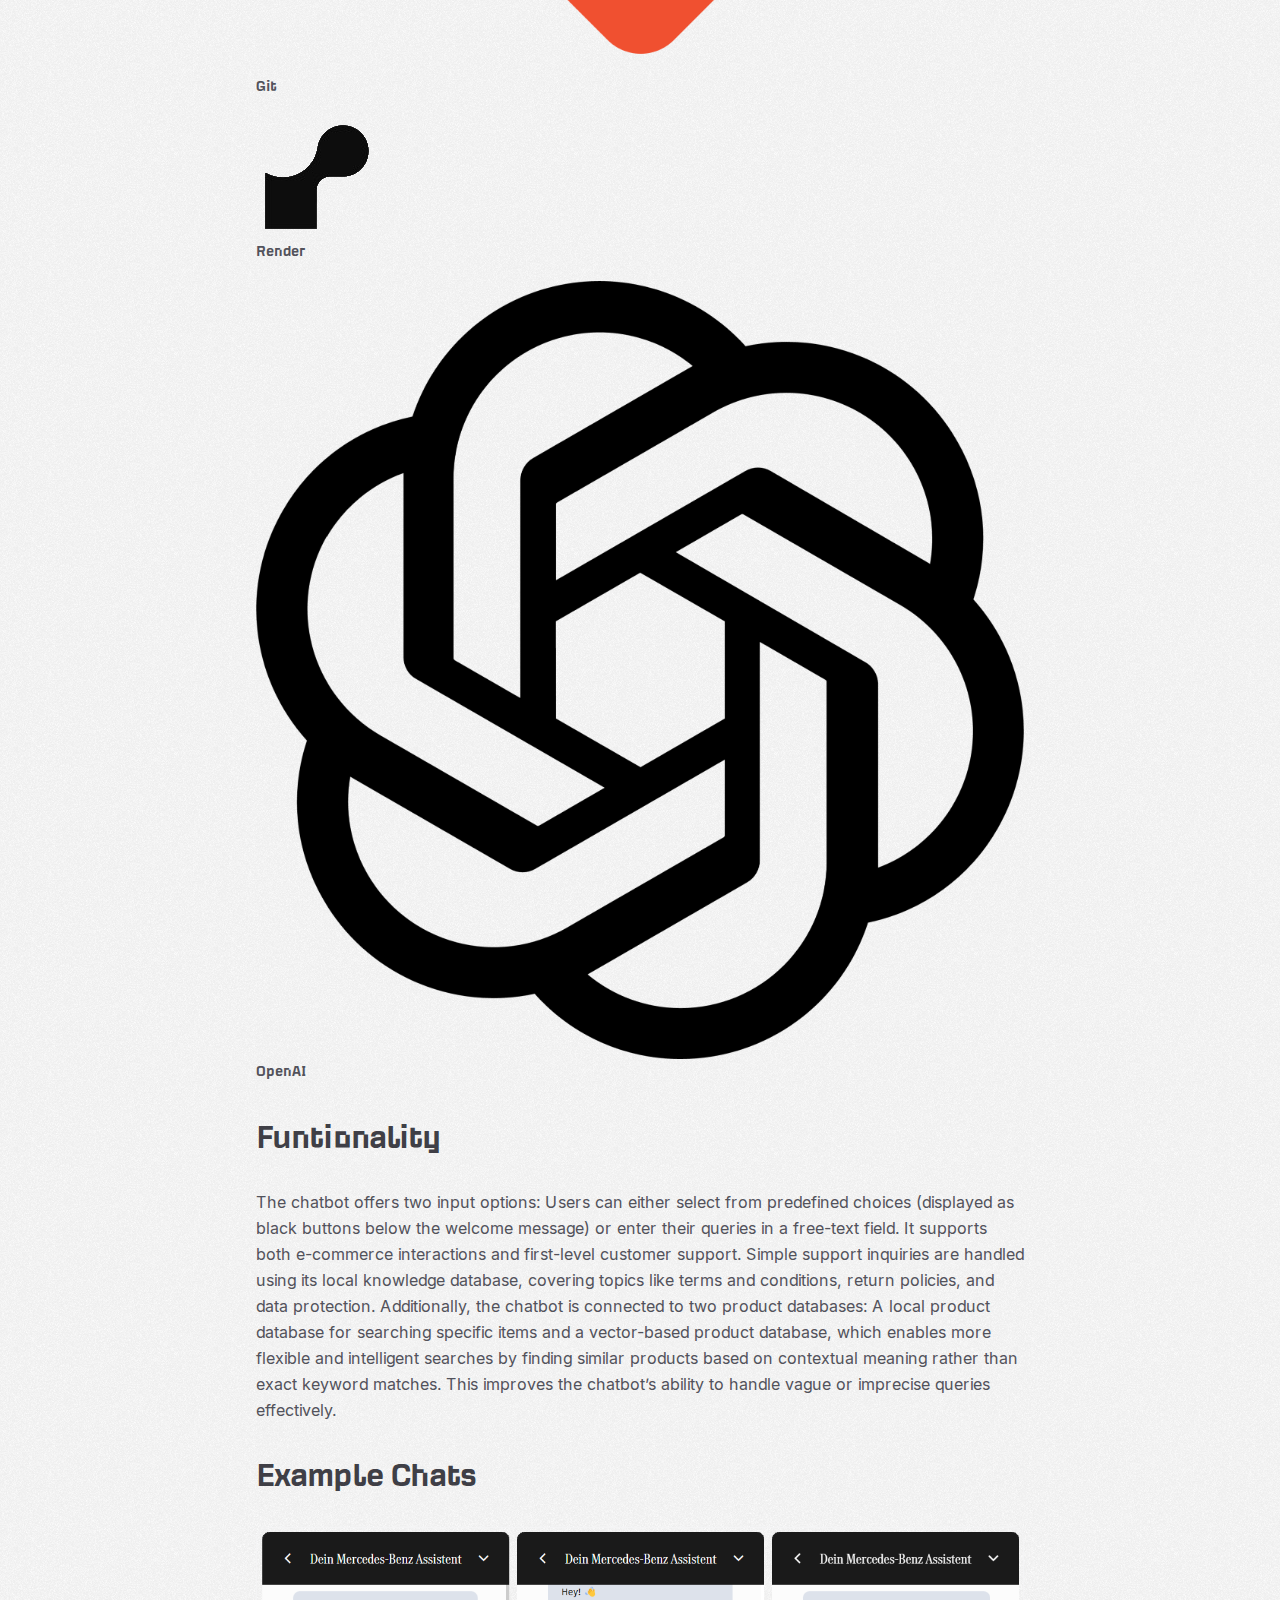
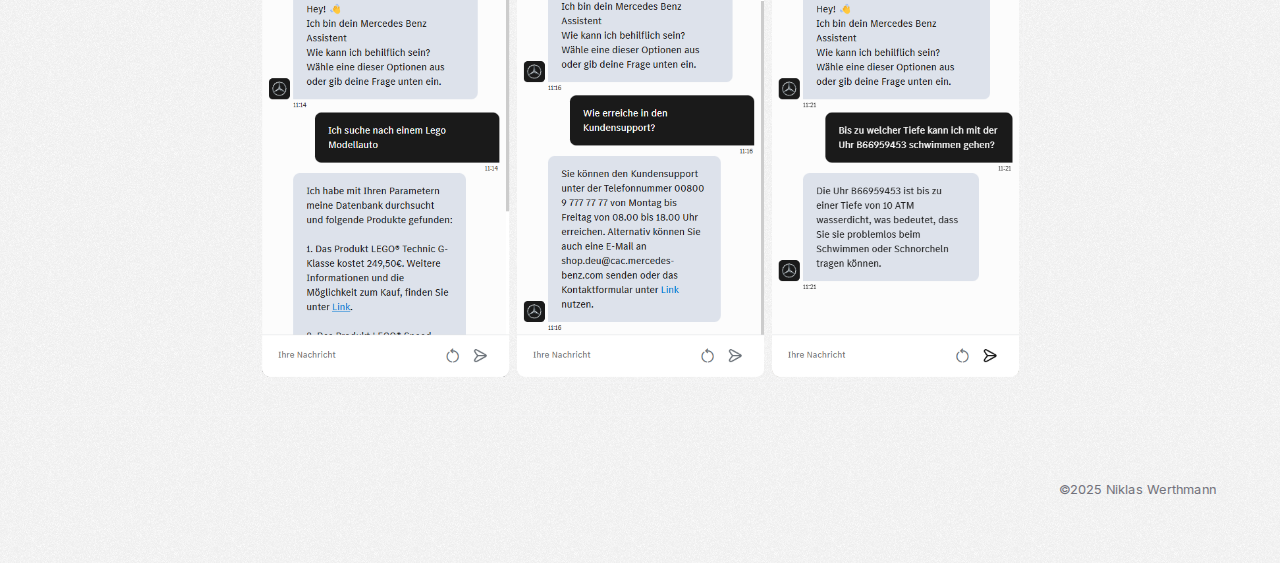
<file: projects/chatbot/index.html>
<!DOCTYPE html>
<html lang="en">
    <head>
        <meta charset="utf-8">
        <meta name="viewport" content="width=device-width, initial-scale=1">
        <link rel="preload" href="../../fonts/inter.woff2" as="font" crossorigin="" type="font/woff2"/>
        <link rel="preload" href="../../fonts/incognito.woff2" as="font" crossorigin="" type="font/woff2"/>
        <link rel="preload" href="../../fonts/gitlabmono.woff2" as="font" crossorigin="" type="font/woff2"/>
        <link rel="stylesheet" href="../../css/main.css" data-precedence="next">
        <title>Niklas Werthmann | Fullstack Software Developer | MBCS Chatbot</title>
        <meta name="description" content="Niklas Werthmann, an experienced fullstack software developer and Open-Source Contributor passionate about crafting scalable web solutions – from backend architecture to intuitive user interfaces">
        <meta property="og:title" content="Niklas Werthmann | Fullstack Software Developer | MBCS Chatbot">
        <meta property="og:description" content="Niklas Werthmann, an experienced fullstack software developer and Open-Source Contributor passionate about crafting scalable web solutions – from backend architecture to intuitive user interfaces">
        <meta property="og:url" content="https://niklaswerthmann.de/projects.html">
        <meta name="twitter:card" content="summary_large_image">
        <meta name="twitter:title" content="Niklas Werthmann, an experienced fullstack software developer and Open-Source Contributor passionate about crafting scalable web solutions – from backend architecture to intuitive user interfaces">
        <meta name="twitter:description" content="Niklas Werthmann, an experienced fullstack software developer and Open-Source Contributor passionate about crafting scalable web solutions – from backend architecture to intuitive user interfaces">
        <meta name="twitter:image" content="../../images/portrait.png">
        <link rel="icon" href="../../images/nwlogo-48x48.png" type="image/x-icon" sizes="48x48"/>
        <link rel="icon" href="../../images/nwlogo-512x512.png" type="image/png" sizes="512x512"/>
        <link rel="icon" href="../../images/nwlogo-192x192.png" type="image/png" sizes="192x192"/>
        <link rel="icon" href="../../images/nwlogo-32x32.png" type="image/png" sizes="32x32"/>
        <link rel="icon" href="../../images/nwlogo-16x16.png" type="image/png" sizes="16x16"/>
        <link rel="apple-touch-icon" href="../../images/nwlogo-180x180.png" type="image/png" sizes="180x180"/>
    </head>
    <body class="__variable_1a39c7 __className_d65c78 __variable_44f51c bg-white text-zinc-700">
        <header class="text-sm py-6 md:px-16 px-6 border-b  border-zinc-200 z-30 md:mb-28 mb-10">
            <div class="max-w-6xl mx-auto flex items-center justify-between">
                <a href="/"><img alt="logo" loading="lazy" width="35" height="35" decoding="async" data-nimg="1" style="color:transparent" src="../../images/nwlogo-35x35.png"/></a>
                <nav>
                    <ul class="flex items-center gap-x-8">
                        <li><a class="nav-links font-incognito text-base" href="/" style="color: rgb(82 82 91 / 0.5);">Home</a></li>
                        <li><a class="nav-links font-incognito text-base" href="/about" style="color: rgb(82 82 91 / 0.5);">About</a></li>
                        <li><a class="nav-links font-incognito text-base" href="/projects" style="color: rgb(82 82 91 / 0.5);">Projects</a></li>
                    </ul>
                </nav>
                <div class="flex items-center gap-x-4"></div>
            </div>
        </header>
        <main class="max-w-7xl mx-auto md:px-16 px-6">
            
            <main class="max-w-6xl mx-auto lg:px-16 px-8">
                <div style="opacity: 1; transform: none;">
                    <div class="max-w-3xl mx-auto">
                        <div class="flex items-start justify-between flex-wrap mb-4">
                            <h1 class="font-incognito font-black tracking-tight sm:text-5xl text-3xl mb-4 max-w-md">MBCS Chatbot</h1>
                            <div class="flex items-center gap-x-2">
                                <a rel="noreferrer noopener" target="_blank" class="flex items-center gap-x-2 dark:bg-primary-bg bg-secondary-bg dark:text-white text-zinc-700 border border-transparent rounded-md px-4 py-2 duration-200 cursor-pointer hover:dark:border-zinc-700 border-zinc-200">
                                    <svg viewBox="0 0 24 24" fill="none" viewBox="0 0 24 24" aria-hidden="true" height="1em" width="1em" xmlns="http://www.w3.org/2000/svg">
                                        <g id="SVGRepo_bgCarrier" stroke-width="0"></g><g id="SVGRepo_tracerCarrier" stroke-linecap="round" stroke-linejoin="round"></g><g id="SVGRepo_iconCarrier"> <path d="M13 14C13 13.4477 12.5523 13 12 13C11.4477 13 11 13.4477 11 14V16C11 16.5523 11.4477 17 12 17C12.5523 17 13 16.5523 13 16V14Z" fill="#000000"></path> <path fill-rule="evenodd" clip-rule="evenodd" d="M7 8.12037C5.3161 8.53217 4 9.95979 4 11.7692V17.3077C4 19.973 6.31545 22 9 22H15C17.6846 22 20 19.973 20 17.3077V11.7692C20 9.95979 18.6839 8.53217 17 8.12037V7C17 4.23858 14.7614 2 12 2C9.23858 2 7 4.23858 7 7V8.12037ZM15 7V8H9V7C9 6.64936 9.06015 6.31278 9.17071 6C9.58254 4.83481 10.6938 4 12 4C13.3062 4 14.4175 4.83481 14.8293 6C14.9398 6.31278 15 6.64936 15 7ZM6 11.7692C6 10.866 6.81856 10 8 10H16C17.1814 10 18 10.866 18 11.7692V17.3077C18 18.7208 16.7337 20 15 20H9C7.26627 20 6 18.7208 6 17.3077V11.7692Z" fill="#000000"></path> </g>
                                    </svg>
                                    Not Open Source
                                </a>
                            </div>
                        </div>
                        <div class="flex flex-col lg:flex-row gap-x-8">
                            <img alt="Screenshot of webshop with the chat ui" loading="lazy" decoding="async" data-nimg="fill" class="rounded-xl border dark:border-zinc-800 border-zinc-100 object-cover" src="../../images/mbcs-chatbot-shop.png" style="inset: 0px; color: transparent;"> 

                        </div>
 
                        <div class="mt-8 dark:text-zinc-400 text-zinc-600 leading-relaxed">
                            
                            <h2 id="mbcs" class="font-incognito before:content-['#'] before:hidden hover:before:sm:inline-block hover:before:hidden before:absolute lg:before:-left-5 before:-left-4 lg:before:text-2xl before:text-xl block before:top-1/2 before:-translate-y-1/2 before:opacity-80 dark:before:text-zinc-500 before:text-zinc-400 relative font-bold tracking-tight dark:text-zinc-100 lg:text-4xl text-3xl text-zinc-700 my-8"><a href="#mbcs">Mercedes-Benz Customer Solutions GmbH</a></h2>
                            <p class="mt-2 mb-6">MBCS is a fast-growing, mid-sized company founded in 2000 as Mercedes-Benz Accessories GmbH and now operating as Mercedes-Benz Customer Solutions GmbH - a 100% subsidiary of the Mercedes-Benz Group AG. Based in Stuttgart-Vaihingen and employing around 300 staff, MBCS develops and distributes original accessories and collections for the Mercedes-Benz, Mercedes-AMG, Mercedes-Maybach, and smart brands. Their offerings are known for top quality, functionality, safety, and meticulous attention to detail.</p>

                            <h2 id="ChatbotWindows" class="font-incognito before:content-['#'] before:hidden hover:before:sm:inline-block hover:before:hidden before:absolute lg:before:-left-5 before:-left-4 lg:before:text-2xl before:text-xl block before:top-1/2 before:-translate-y-1/2 before:opacity-80 dark:before:text-zinc-500 before:text-zinc-400 relative font-bold tracking-tight dark:text-zinc-100 lg:text-4xl text-3xl text-zinc-700 my-8"><a href="#ChatbotWindows">Chatbot Windows</a></h2>
                            <img alt="The three chatbot windows" loading="lazy" decoding="async" data-nimg="fill" class="rounded-xl border dark:border-zinc-800 border-zinc-100 object-cover" sizes="100vw" src="../../images/mbcs-chatbot-windows.png" style="inset: 0px; color: transparent;">
                            <p class="mt-2 mb-6">The chatbot I developed for the Mercedes-Benz Online Shop consists of multiple windows. It starts with a welcome window that includes a link to the privacy policy. Optionally, there is a dedicated privacy window (not shown here). The next window features a handbook with an accordion-style menu, listing possible user questions, explanations of control elements, and important usage guidelines. Finally, the chat window allows users to interact with the Mercedes-Benz Assistant.</p>

                            <h2 id="technologies" class="font-incognito before:content-['#'] before:hidden hover:before:sm:inline-block hover:before:hidden before:absolute lg:before:-left-5 before:-left-4 lg:before:text-2xl before:text-xl block before:top-1/2 before:-translate-y-1/2 before:opacity-80 dark:before:text-zinc-500 before:text-zinc-400 relative font-bold tracking-tight dark:text-zinc-100 lg:text-4xl text-3xl text-zinc-700 my-8"><a href="#technologies">Technologies</a></h2>
                            <ul class="list-none mt-2 ml-2 text-zinc-600 tech-stack fadeInUp-animation">
                                <li class="mb-4 font-incognito"><img alt="python logo" data-nimg="1" class="mr-2" style="color:transparent" src="../../images/python.png">Python</li>
                                <li class="mb-4 font-incognito"><img alt="flask logo" data-nimg="1" class="mr-2" style="color:transparent" src="../../images/flask.png">Flask</li>
                                <li class="mb-4 font-incognito"><img alt="html, css & js logo"data-nimg="1" class="mr-2" style="color:transparent" src="../../images/html-css-js.png">HTML, CSS & JS</li>
                                <li class="mb-4 font-incognito"><img alt="pinecone logo" data-nimg="1" class="mr-2" style="color:transparent" src="../../images/pinecone.png">Pinecone</li>
                                <li class="mb-4 font-incognito"><img alt="firebase logo" data-nimg="1" class="mr-2" style="color:transparent" src="../../images/firebasel.png">Google Firebase</li>
                                <li class="mb-4 font-incognito"><img alt="git logo" data-nimg="1" class="mr-2" style="color:transparent" src="../../images/git.png">Git</li>
                                <li class="mb-4 font-incognito"><img alt="render logo" data-nimg="1" class="mr-2" style="color:transparent" src="../../images/render.png">Render</li>
                                <li class="mb-4 font-incognito"><img alt="openai logo" data-nimg="1" class="mr-2" style="color:transparent" src="../../images/openai.png">OpenAI</li>
                            </ul>

                            <h2 id="ExampleChats" class="font-incognito before:content-['#'] before:hidden hover:before:sm:inline-block hover:before:hidden before:absolute lg:before:-left-5 before:-left-4 lg:before:text-2xl before:text-xl block before:top-1/2 before:-translate-y-1/2 before:opacity-80 dark:before:text-zinc-500 before:text-zinc-400 relative font-bold tracking-tight dark:text-zinc-100 lg:text-4xl text-3xl text-zinc-700 my-8"><a href="#ExampleChats">Funtionality</a></h2>
                            <p class="mt-2 mb-6">The chatbot offers two input options: Users can either select from predefined choices (displayed as black buttons below the welcome message) or enter their queries in a free-text field. It supports both e-commerce interactions and first-level customer support. Simple support inquiries are handled using its local knowledge database, covering topics like terms and conditions, return policies, and data protection. Additionally, the chatbot is connected to two product databases: A local product database for searching specific items and a vector-based product database, which enables more flexible and intelligent searches by finding similar products based on contextual meaning rather than exact keyword matches. This improves the chatbot’s ability to handle vague or imprecise queries effectively.</p>

                            <h2 id="ExampleChats" class="font-incognito before:content-['#'] before:hidden hover:before:sm:inline-block hover:before:hidden before:absolute lg:before:-left-5 before:-left-4 lg:before:text-2xl before:text-xl block before:top-1/2 before:-translate-y-1/2 before:opacity-80 dark:before:text-zinc-500 before:text-zinc-400 relative font-bold tracking-tight dark:text-zinc-100 lg:text-4xl text-3xl text-zinc-700 my-8"><a href="#ExampleChats">Example Chats</a></h2>
                            <img alt="The three example chats" loading="lazy" decoding="async" data-nimg="fill" class="rounded-xl border dark:border-zinc-800 border-zinc-100 object-cover" sizes="100vw" src="../../images/mbcs-chatbot-chats.png" style="inset: 0px; color: transparent;">
                           
                        </div>
                    </div>
                </div>
            </main>

        </main>
        <footer class="border-t  border-zinc-100 mt-8 relative">
            <div class="max-w-7xl mx-auto flex lg:flex-row flex-col items-center lg:justify-between justify-center gap-y-4 md:px-16 px-6 py-16">
                <div class="flex md:flex-row flex-col items-center gap-x-2">
                </div>
                <div class="flex flex-col lg:items-end items-center lg:text-start text-center">
                    <small class="text-zinc-500">
                        ©2025 Niklas Werthmann
                    </small>
                </div>
            </div>
        </footer>
    </body>
</html>
</file>
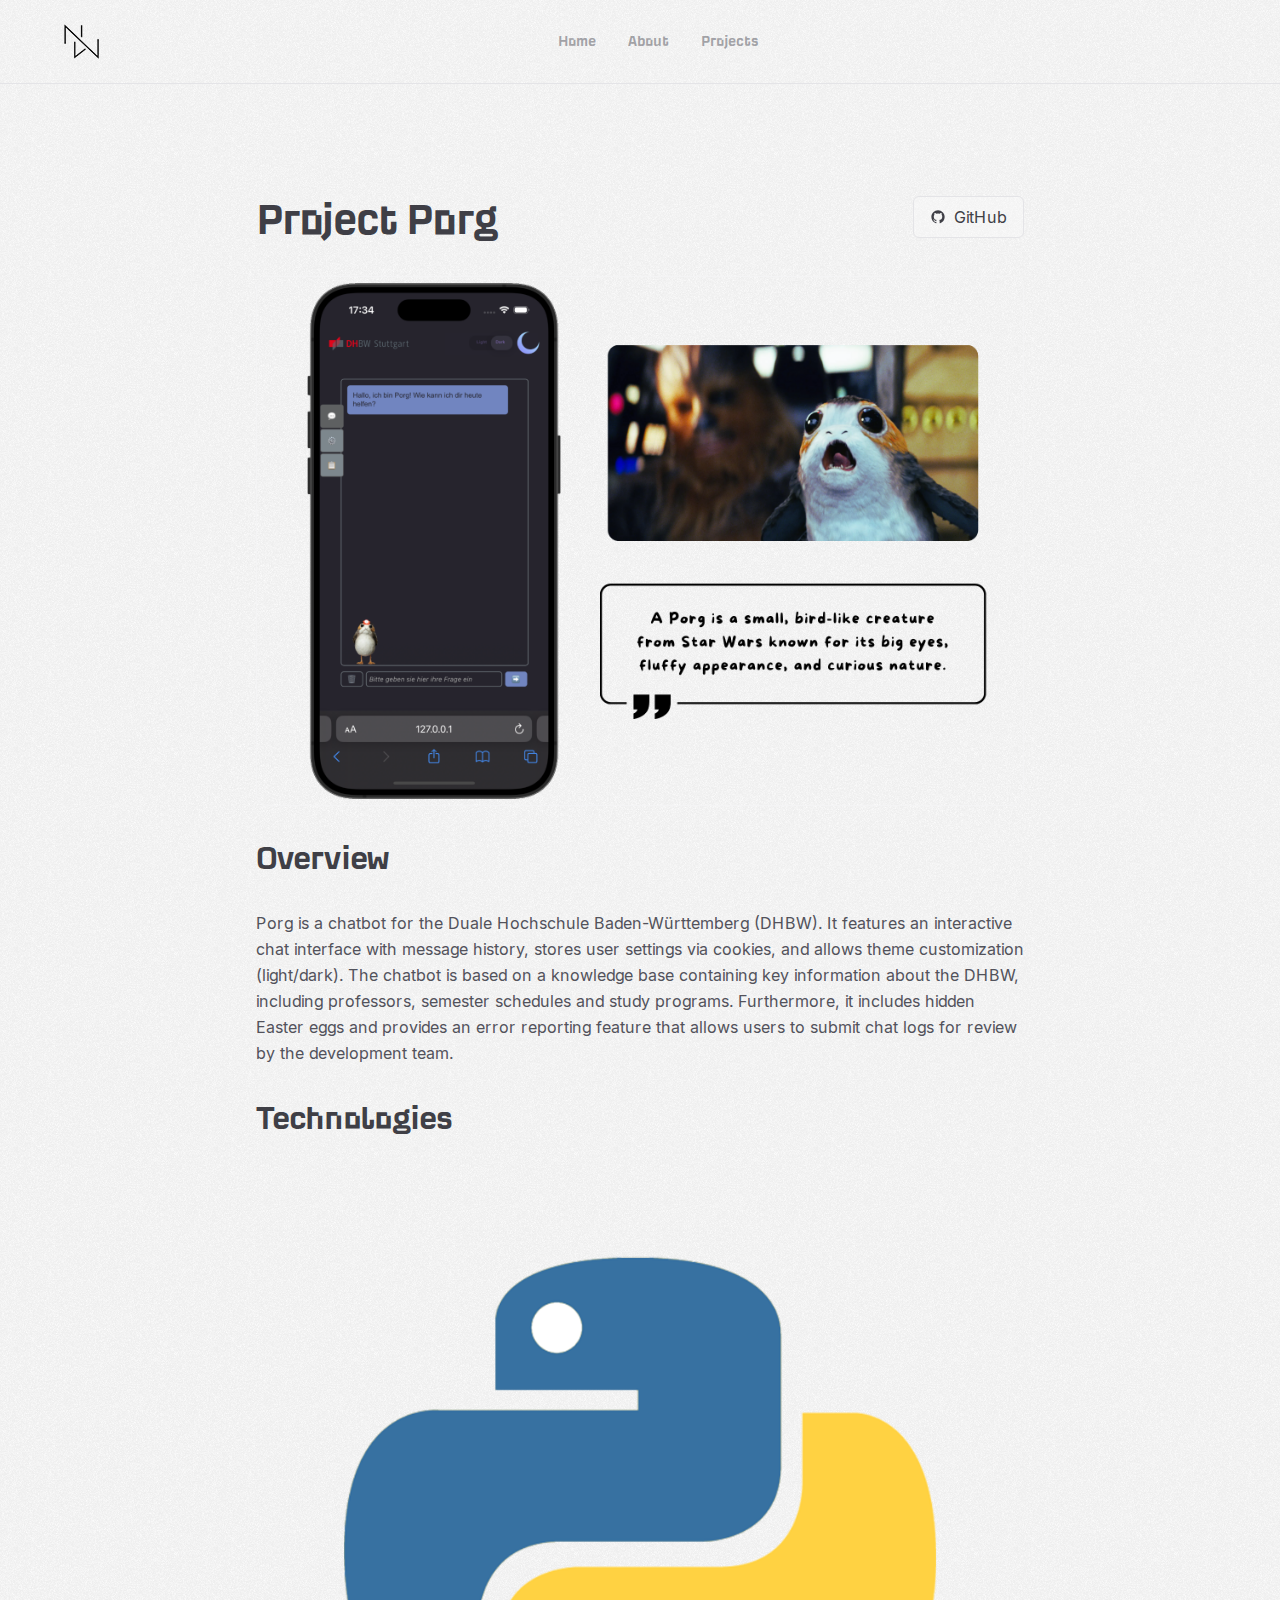
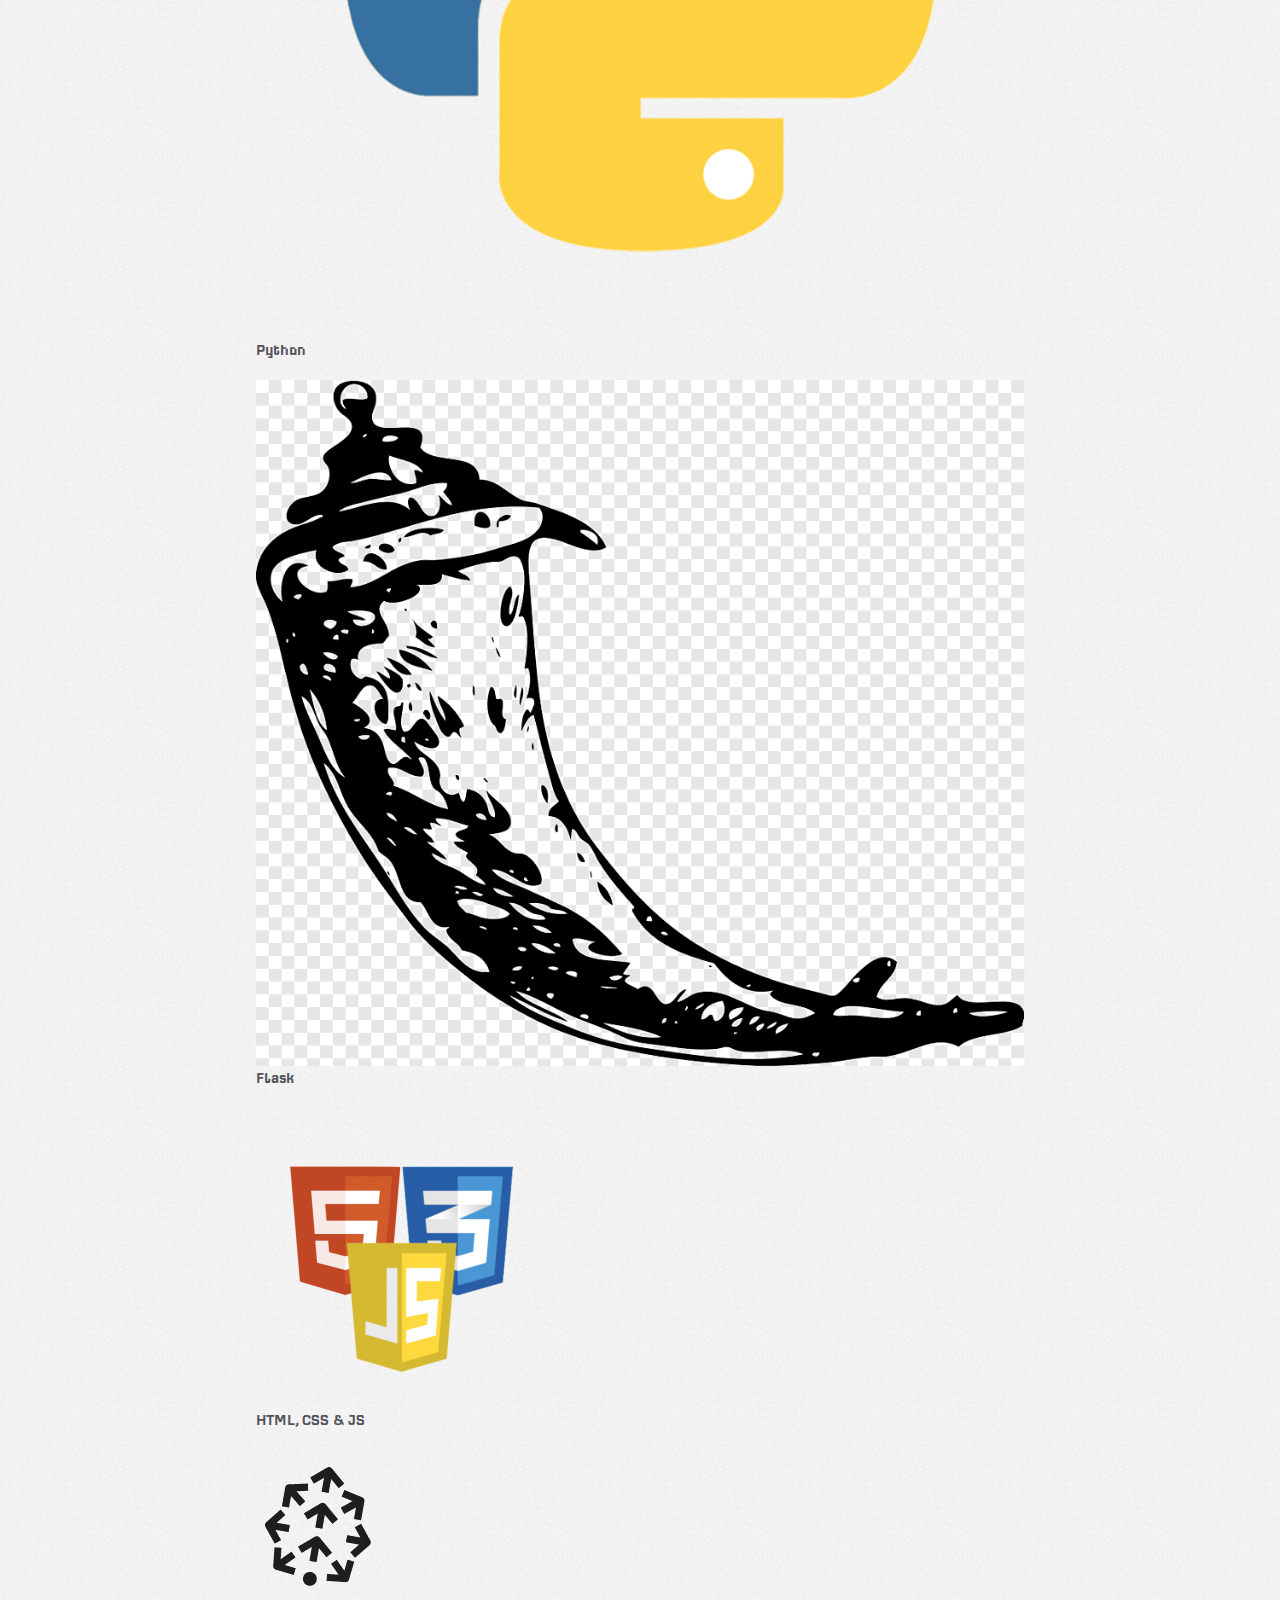
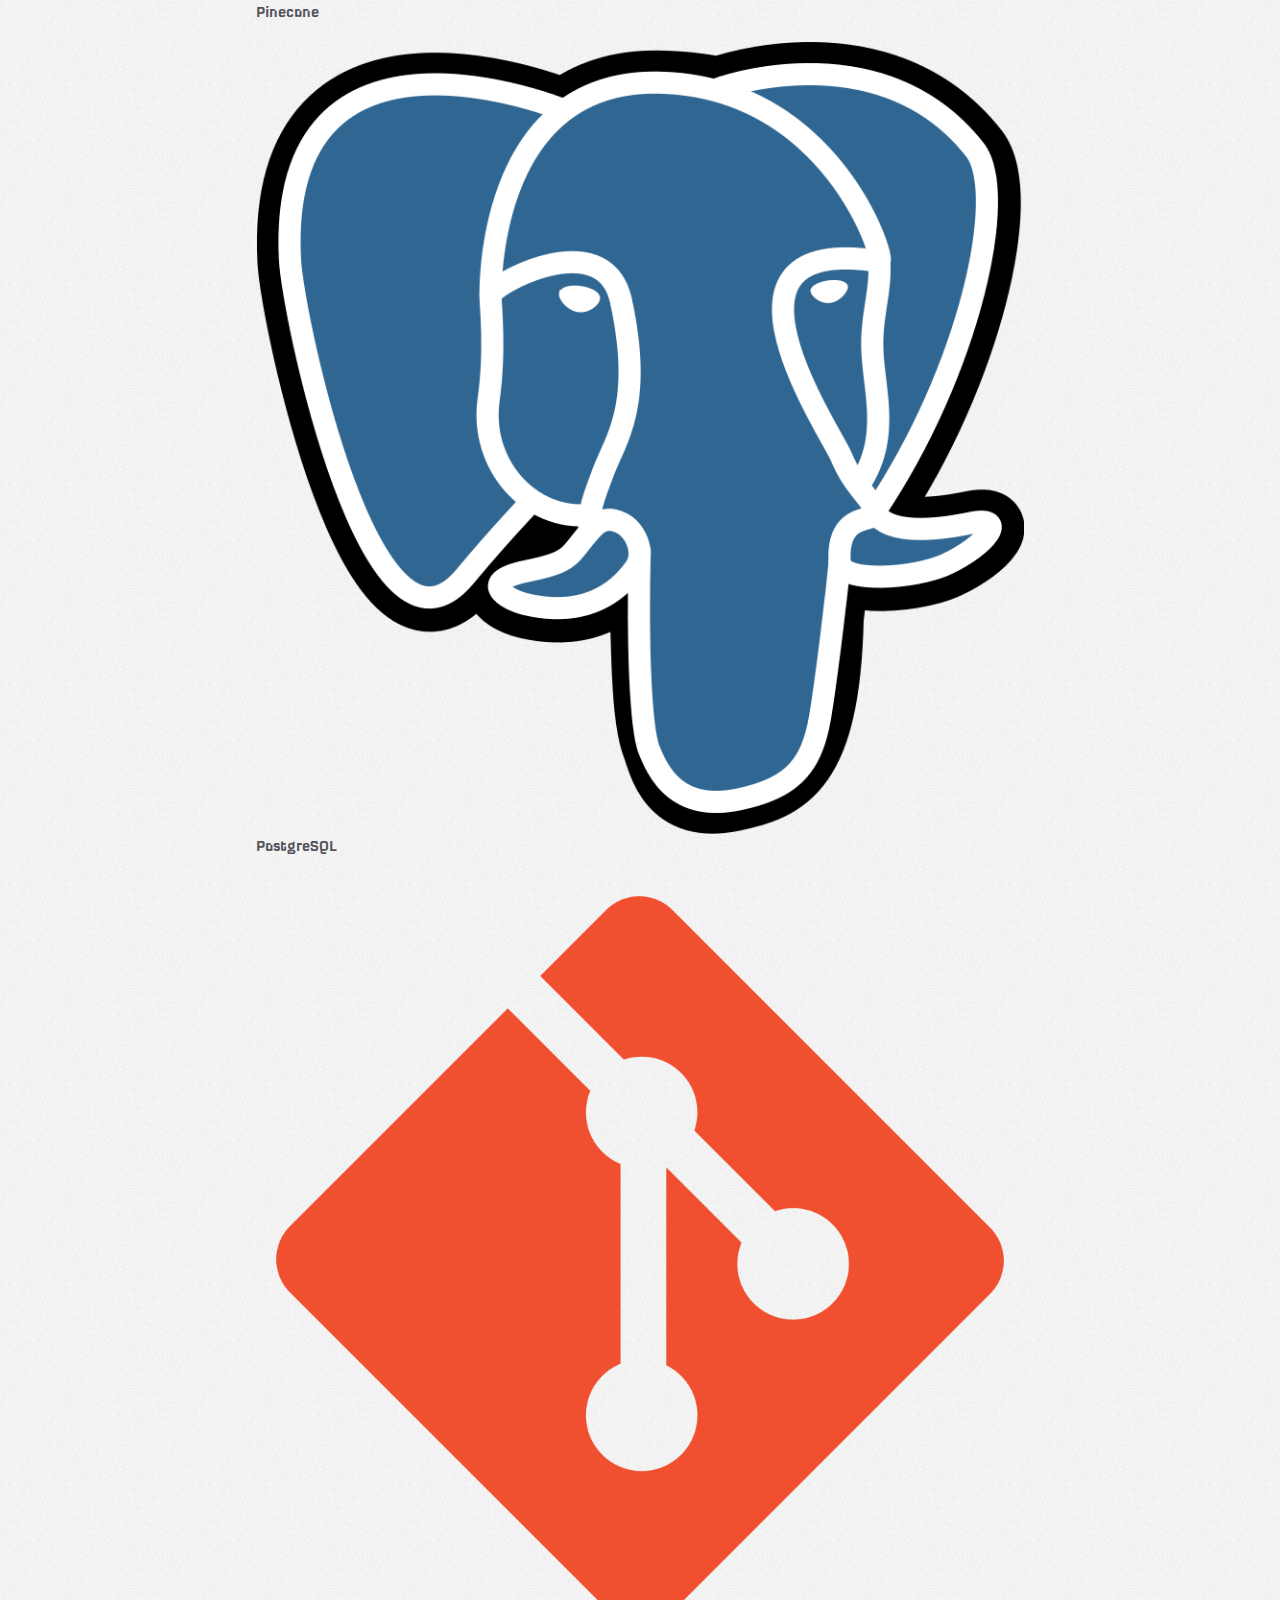
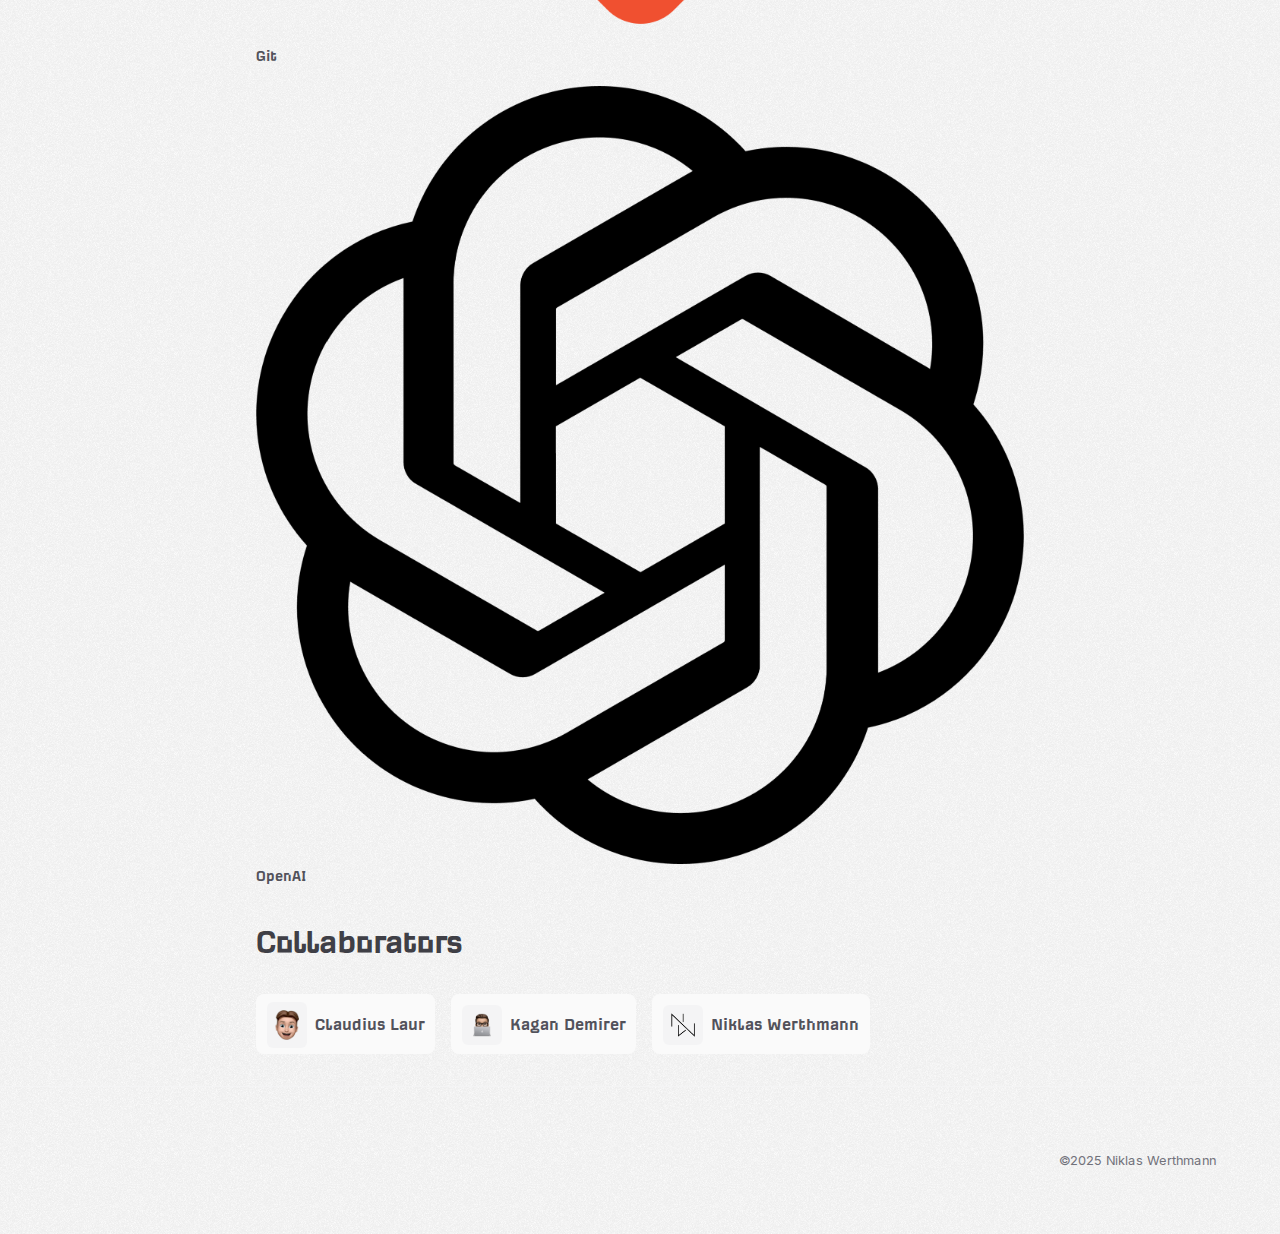
<file: projects/project_porg/index.html>
<!DOCTYPE html>
<html lang="en">
    <head>
        <meta charset="utf-8">
        <meta name="viewport" content="width=device-width, initial-scale=1">
        <link rel="preload" href="../../fonts/inter.woff2" as="font" crossorigin="" type="font/woff2"/>
        <link rel="preload" href="../../fonts/incognito.woff2" as="font" crossorigin="" type="font/woff2"/>
        <link rel="preload" href="../../fonts/gitlabmono.woff2" as="font" crossorigin="" type="font/woff2"/>
        <link rel="stylesheet" href="../../css/main.css" data-precedence="next">
        <title>Niklas Werthmann | Fullstack Software Developer | Project Porg</title>
        <meta name="description" content="Niklas Werthmann, an experienced fullstack software developer and Open-Source Contributor passionate about crafting scalable web solutions – from backend architecture to intuitive user interfaces">
        <meta property="og:title" content="Niklas Werthmann | Fullstack Software Developer | Project Porg">
        <meta property="og:description" content="Niklas Werthmann, an experienced fullstack software developer and Open-Source Contributor passionate about crafting scalable web solutions – from backend architecture to intuitive user interfaces">
        <meta property="og:url" content="https://niklaswerthmann.de/projects.html">
        <meta name="twitter:card" content="summary_large_image">
        <meta name="twitter:title" content="Niklas Werthmann, an experienced fullstack software developer and Open-Source Contributor passionate about crafting scalable web solutions – from backend architecture to intuitive user interfaces">
        <meta name="twitter:description" content="Niklas Werthmann, an experienced fullstack software developer and Open-Source Contributor passionate about crafting scalable web solutions – from backend architecture to intuitive user interfaces">
        <meta name="twitter:image" content="../../images/portrait.png">
        <link rel="icon" href="../../images/nwlogo-48x48.png" type="image/x-icon" sizes="48x48"/>
        <link rel="icon" href="../../images/nwlogo-512x512.png" type="image/png" sizes="512x512"/>
        <link rel="icon" href="../../images/nwlogo-192x192.png" type="image/png" sizes="192x192"/>
        <link rel="icon" href="../../images/nwlogo-32x32.png" type="image/png" sizes="32x32"/>
        <link rel="icon" href="../../images/nwlogo-16x16.png" type="image/png" sizes="16x16"/>
        <link rel="apple-touch-icon" href="../../images/nwlogo-180x180.png" type="image/png" sizes="180x180"/>
        <link rel="canonical" href="https://niklaswerthmann.de/projects/project_porg/"/> 
    </head>
    <body class="__variable_1a39c7 __className_d65c78 __variable_44f51c bg-white text-zinc-700">
        <header class="text-sm py-6 md:px-16 px-6 border-b  border-zinc-200 z-30 md:mb-28 mb-10">
            <div class="max-w-6xl mx-auto flex items-center justify-between">
                <a href="/"><img alt="logo" loading="lazy" width="35" height="35" decoding="async" data-nimg="1" style="color:transparent" src="../../images/nwlogo-35x35.png"/></a>
                <nav>
                    <ul class="flex items-center gap-x-8">
                        <li><a class="nav-links font-incognito text-base" href="/" style="color: rgb(82 82 91 / 0.5);">Home</a></li>
                        <li><a class="nav-links font-incognito text-base" href="/about" style="color: rgb(82 82 91 / 0.5);">About</a></li>
                        <li><a class="nav-links font-incognito text-base" href="/projects" style="color: rgb(82 82 91 / 0.5);">Projects</a></li>
                    </ul>
                </nav>
                <div class="flex items-center gap-x-4"></div>
            </div>
        </header>
        <main class="max-w-7xl mx-auto md:px-16 px-6">
            
            <main class="max-w-6xl mx-auto lg:px-16 px-8">
                <div style="opacity: 1; transform: none;">
                    <div class="max-w-3xl mx-auto">
                        <div class="fadeInUp-animation flex items-start justify-between flex-wrap mb-4">
                            <h1 class="font-incognito font-black tracking-tight sm:text-5xl text-3xl mb-4 max-w-md">Project Porg</h1>
                            <div class="flex items-center gap-x-2">
                                <a href="https://github.com/dhbw-stuttgart-webengineering/chatbot-project-porg" rel="noreferrer noopener" target="_blank" class="flex items-center gap-x-2 dark:bg-primary-bg bg-secondary-bg dark:text-white text-zinc-700 border border-transparent rounded-md px-4 py-2 duration-200 cursor-pointer hover:dark:border-zinc-700 border-zinc-200">
                                    <svg stroke="currentColor" fill="currentColor" stroke-width="0" viewBox="0 0 24 24" aria-hidden="true" height="1em" width="1em" xmlns="https://www.w3.org/2000/svg">
                                        <path fill-rule="evenodd" clip-rule="evenodd" d="M12.026 2c-5.509 0-9.974 4.465-9.974 9.974 0 4.406 2.857 8.145 6.821 9.465.499.09.679-.217.679-.481 0-.237-.008-.865-.011-1.696-2.775.602-3.361-1.338-3.361-1.338-.452-1.152-1.107-1.459-1.107-1.459-.905-.619.069-.605.069-.605 1.002.07 1.527 1.028 1.527 1.028.89 1.524 2.336 1.084 2.902.829.091-.645.351-1.085.635-1.334-2.214-.251-4.542-1.107-4.542-4.93 0-1.087.389-1.979 1.024-2.675-.101-.253-.446-1.268.099-2.64 0 0 .837-.269 2.742 1.021a9.582 9.582 0 0 1 2.496-.336 9.554 9.554 0 0 1 2.496.336c1.906-1.291 2.742-1.021 2.742-1.021.545 1.372.203 2.387.099 2.64.64.696 1.024 1.587 1.024 2.675 0 3.833-2.33 4.675-4.552 4.922.355.308.675.916.675 1.846 0 1.334-.012 2.41-.012 2.737 0 .267.178.577.687.479C19.146 20.115 22 16.379 22 11.974 22 6.465 17.535 2 12.026 2z"></path>
                                    </svg>
                                    GitHub
                                </a>
                            </div>
                        </div>
                        <div class="fadeInUp-animation flex flex-col lg:flex-row gap-x-8">
                            <img alt="Screenshot of the chat window" loading="lazy" decoding="async" data-nimg="fill" class="rounded-xl border dark:border-zinc-800 border-zinc-100 object-cover" src="../../images/project-porg-homepage.png" style="inset: 0px; color: transparent;"> 

                        </div>
 
                        <div class="mt-8 dark:text-zinc-400 text-zinc-600 leading-relaxed">
                            
                            <div class="fadeInUp-animation">
                                <h2 id="overview" class="font-incognito before:content-['#'] before:hidden hover:before:sm:inline-block hover:before:hidden before:absolute lg:before:-left-5 before:-left-4 lg:before:text-2xl before:text-xl block before:top-1/2 before:-translate-y-1/2 before:opacity-80 dark:before:text-zinc-500 before:text-zinc-400 relative font-bold tracking-tight dark:text-zinc-100 lg:text-4xl text-3xl text-zinc-700 my-8"><a href="#overview">Overview</a></h2>
                                <p class="mt-2 mb-6">Porg is a chatbot for the Duale Hochschule Baden-Württemberg (DHBW). It features an interactive chat interface with message history, stores user settings via cookies, and allows theme customization (light/dark). The chatbot is based on a knowledge base containing key information about the DHBW, including professors, semester schedules and study programs. Furthermore, it includes hidden Easter eggs and provides an error reporting feature that allows users to submit chat logs for review by the development team.</p>
                            </div>
                            
                            <div class="fadeInUp-animation">
                                <h2 id="technologies" class="font-incognito before:content-['#'] before:hidden hover:before:sm:inline-block hover:before:hidden before:absolute lg:before:-left-5 before:-left-4 lg:before:text-2xl before:text-xl block before:top-1/2 before:-translate-y-1/2 before:opacity-80 dark:before:text-zinc-500 before:text-zinc-400 relative font-bold tracking-tight dark:text-zinc-100 lg:text-4xl text-3xl text-zinc-700 my-8"><a href="#technologies">Technologies</a></h2>
                                <ul class="list-none mt-2 ml-2 text-zinc-600 tech-stack fadeInUp-animation">
                                    <li class="mb-4 font-incognito"><img alt="python logo" data-nimg="1" class="mr-2" style="color:transparent" src="../../images/python.png">Python</li>
                                    <li class="mb-4 font-incognito"><img alt="flask logo" data-nimg="1" class="mr-2" style="color:transparent" src="../../images/flask.png">Flask</li>
                                    <li class="mb-4 font-incognito"><img alt="html, css & js logo"data-nimg="1" class="mr-2" style="color:transparent" src="../../images/html-css-js.png">HTML, CSS & JS</li>
                                    <li class="mb-4 font-incognito"><img alt="pinecone logo" data-nimg="1" class="mr-2" style="color:transparent" src="../../images/pinecone.png">Pinecone</li>
                                    <li class="mb-4 font-incognito"><img alt="postgres logo" data-nimg="1" class="mr-2" style="color:transparent" src="../../images/PostgreSQL.png">PostgreSQL</li>
                                    <li class="mb-4 font-incognito"><img alt="git logo" data-nimg="1" class="mr-2" style="color:transparent" src="../../images/git.png">Git</li>
                                    <li class="mb-4 font-incognito"><img alt="openai logo" data-nimg="1" class="mr-2" style="color:transparent" src="../../images/openai.png">OpenAI</li>
                                </ul>
                            </div>
                            
                            <div class="fadeInUp-animation">
                                <h2 id="collaborators" class="font-incognito before:content-['#'] before:hidden hover:before:sm:inline-block hover:before:hidden before:absolute lg:before:-left-5 before:-left-4 lg:before:text-2xl before:text-xl block before:top-1/2 before:-translate-y-1/2 before:opacity-80 dark:before:text-zinc-500 before:text-zinc-400 relative font-bold tracking-tight dark:text-zinc-100 lg:text-4xl text-3xl text-zinc-700 my-8"><a href="#collaborators">Collaborators</a></h2>
                                <div class="flex flex-row flex-wrap md:flex-nowrap gap-4 mt-2">
                                    <a class="flex items-center gap-x-2 bg-zinc-50 border border-transparent dark:hover:border-zinc-700 hover:border-zinc-200 p-4 rounded-lg" href="https://claudiuslaur.de/" style="padding: 0.4em 0.6em 0.3em 0.6em; height: 60px; min-width: fit-content;">
                                        <img alt="aidex logo" loading="lazy" width="40" height="40" decoding="async" data-nimg="1" class="bg-zinc-100 rounded-md p-2" src="../../images/claudius-icon.png" style="color: transparent;">
                                        <div>
                                            <h2 class="text-lg tracking-wide">Claudius Laur</h2>
                                        </div>
                                    </a>
                                    <a class="flex items-center gap-x-2 bg-zinc-50 border border-transparent dark:hover:border-zinc-700 hover:border-zinc-200 p-4 rounded-lg" href="https://kagandemirer.de/" style="padding: 0.4em 0.6em 0.3em 0.6em;height: 60px; min-width: fit-content;">
                                        <img alt="aidex logo" loading="lazy" width="40" height="40" decoding="async" data-nimg="1" class="bg-zinc-100 rounded-md p-2" src="../../images/kagan-icon.png" style="color: transparent;">
                                        <div>
                                            <h2 class="text-lg tracking-wide">Kagan Demirer</h2>
                                        </div>
                                    </a>
                                    <a class="flex items-center gap-x-2 bg-zinc-50 border border-transparent dark:hover:border-zinc-700 hover:border-zinc-200 p-4 rounded-lg" href="/" style="padding: 0.4em 0.6em 0.3em 0.6em;height: 60px; min-width: fit-content;">
                                        <img alt="aidex logo" loading="lazy" width="40" height="40" decoding="async" data-nimg="1" class="bg-zinc-100 rounded-md p-2" src="../../images/nwlogo-180x180.png" style="color: transparent;">
                                        <div>
                                            <h2 class="text-lg tracking-wide">Niklas Werthmann</h2>
                                        </div>
                                    </a>
                                </div>
                            </div>
                            
                        </div>
                    </div>
                </div>
            </main>

        </main>
        <footer class="border-t  border-zinc-100 mt-8 relative">
            <div class="max-w-7xl mx-auto flex lg:flex-row flex-col items-center lg:justify-between justify-center gap-y-4 md:px-16 px-6 py-16">
                <div class="flex md:flex-row flex-col items-center gap-x-2">
                </div>
                <div class="flex flex-col lg:items-end items-center lg:text-start text-center">
                    <small class="text-zinc-500">
                        ©2025 Niklas Werthmann
                    </small>
                </div>
            </div>
        </footer>
    </body>
</html>
</file>
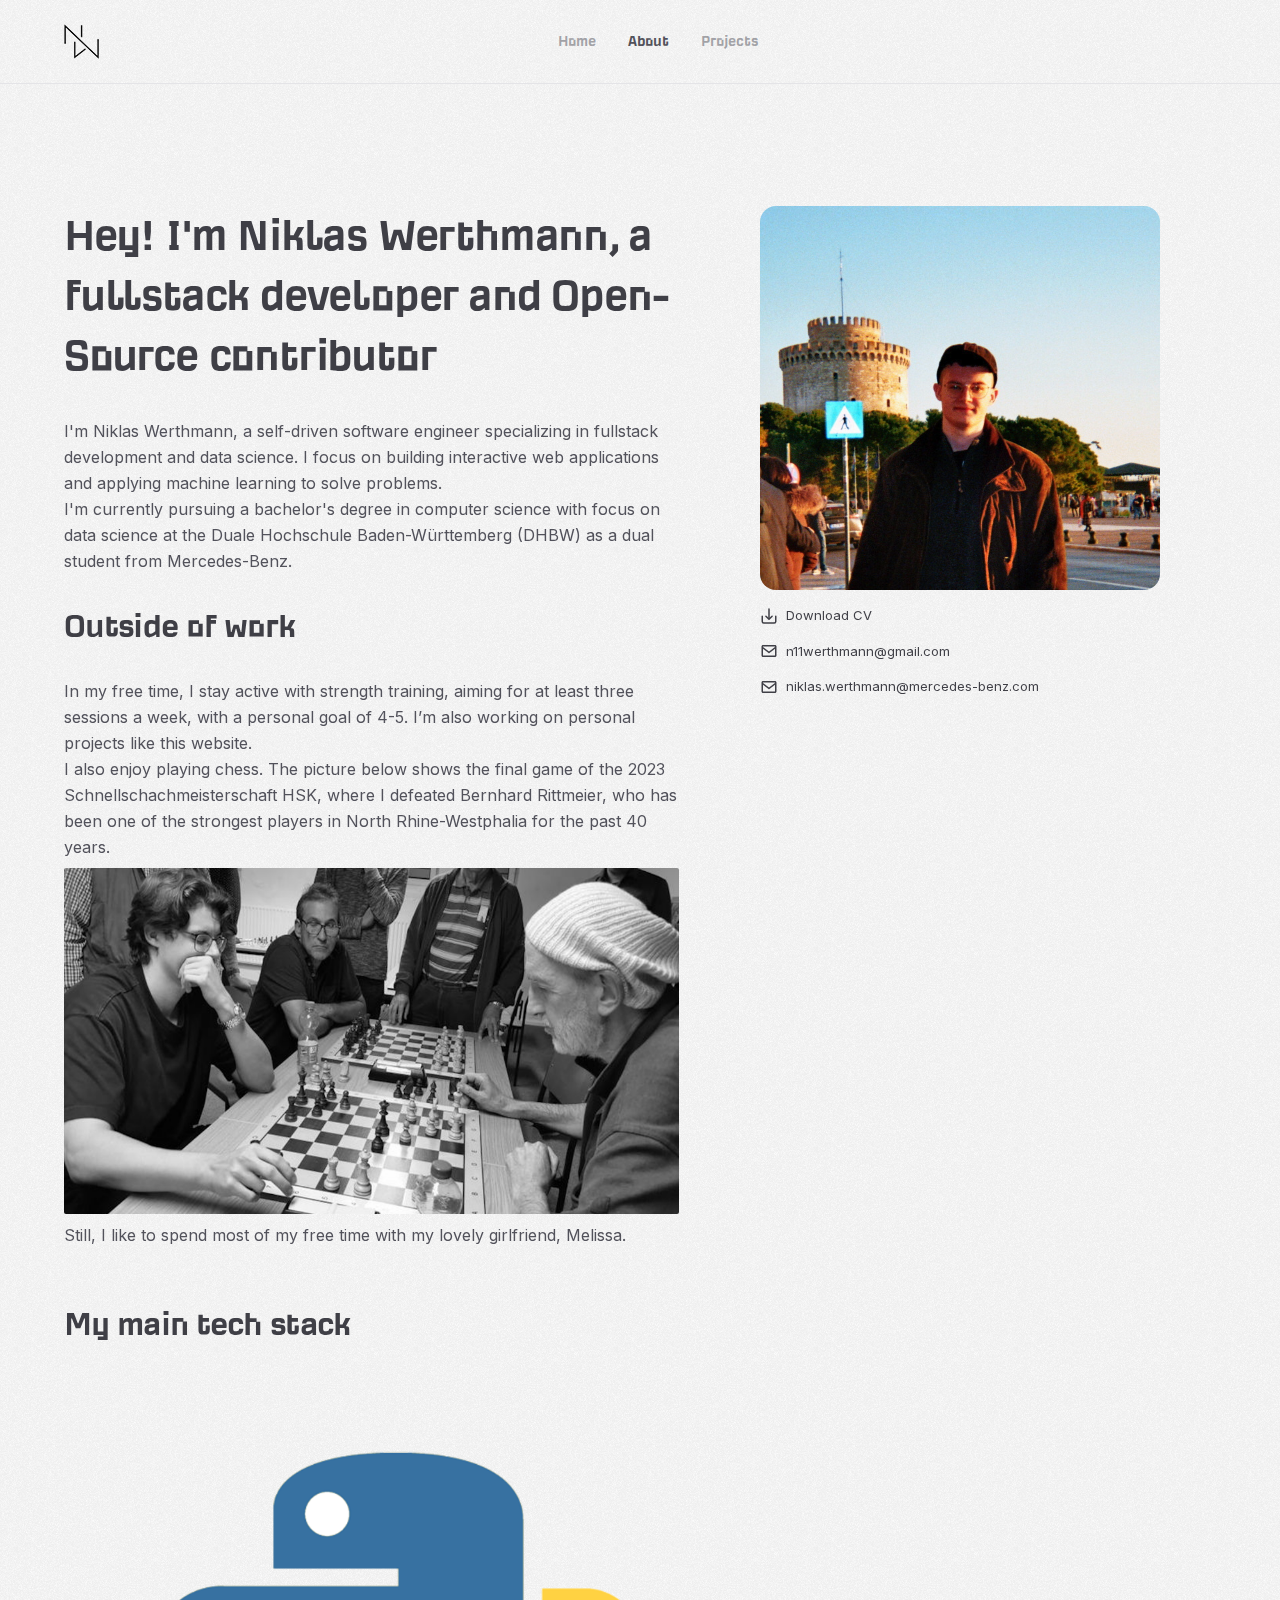
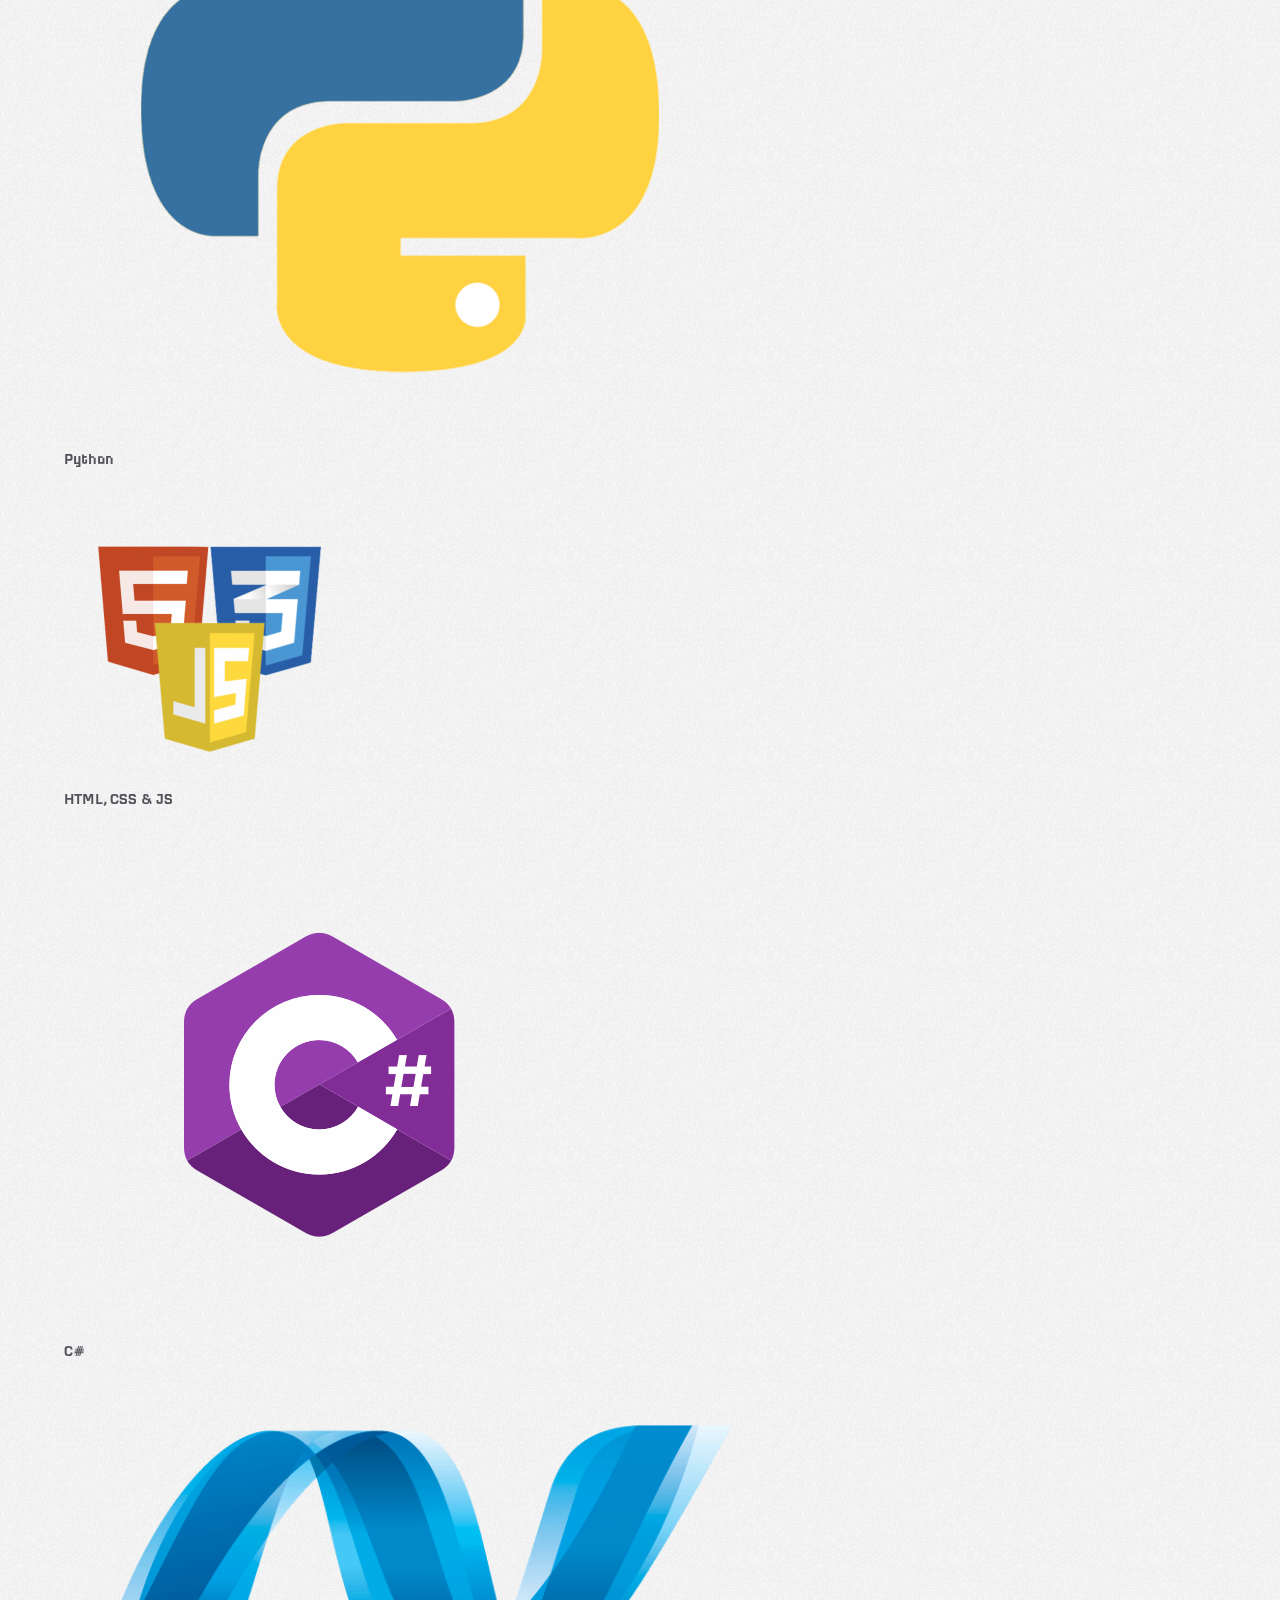
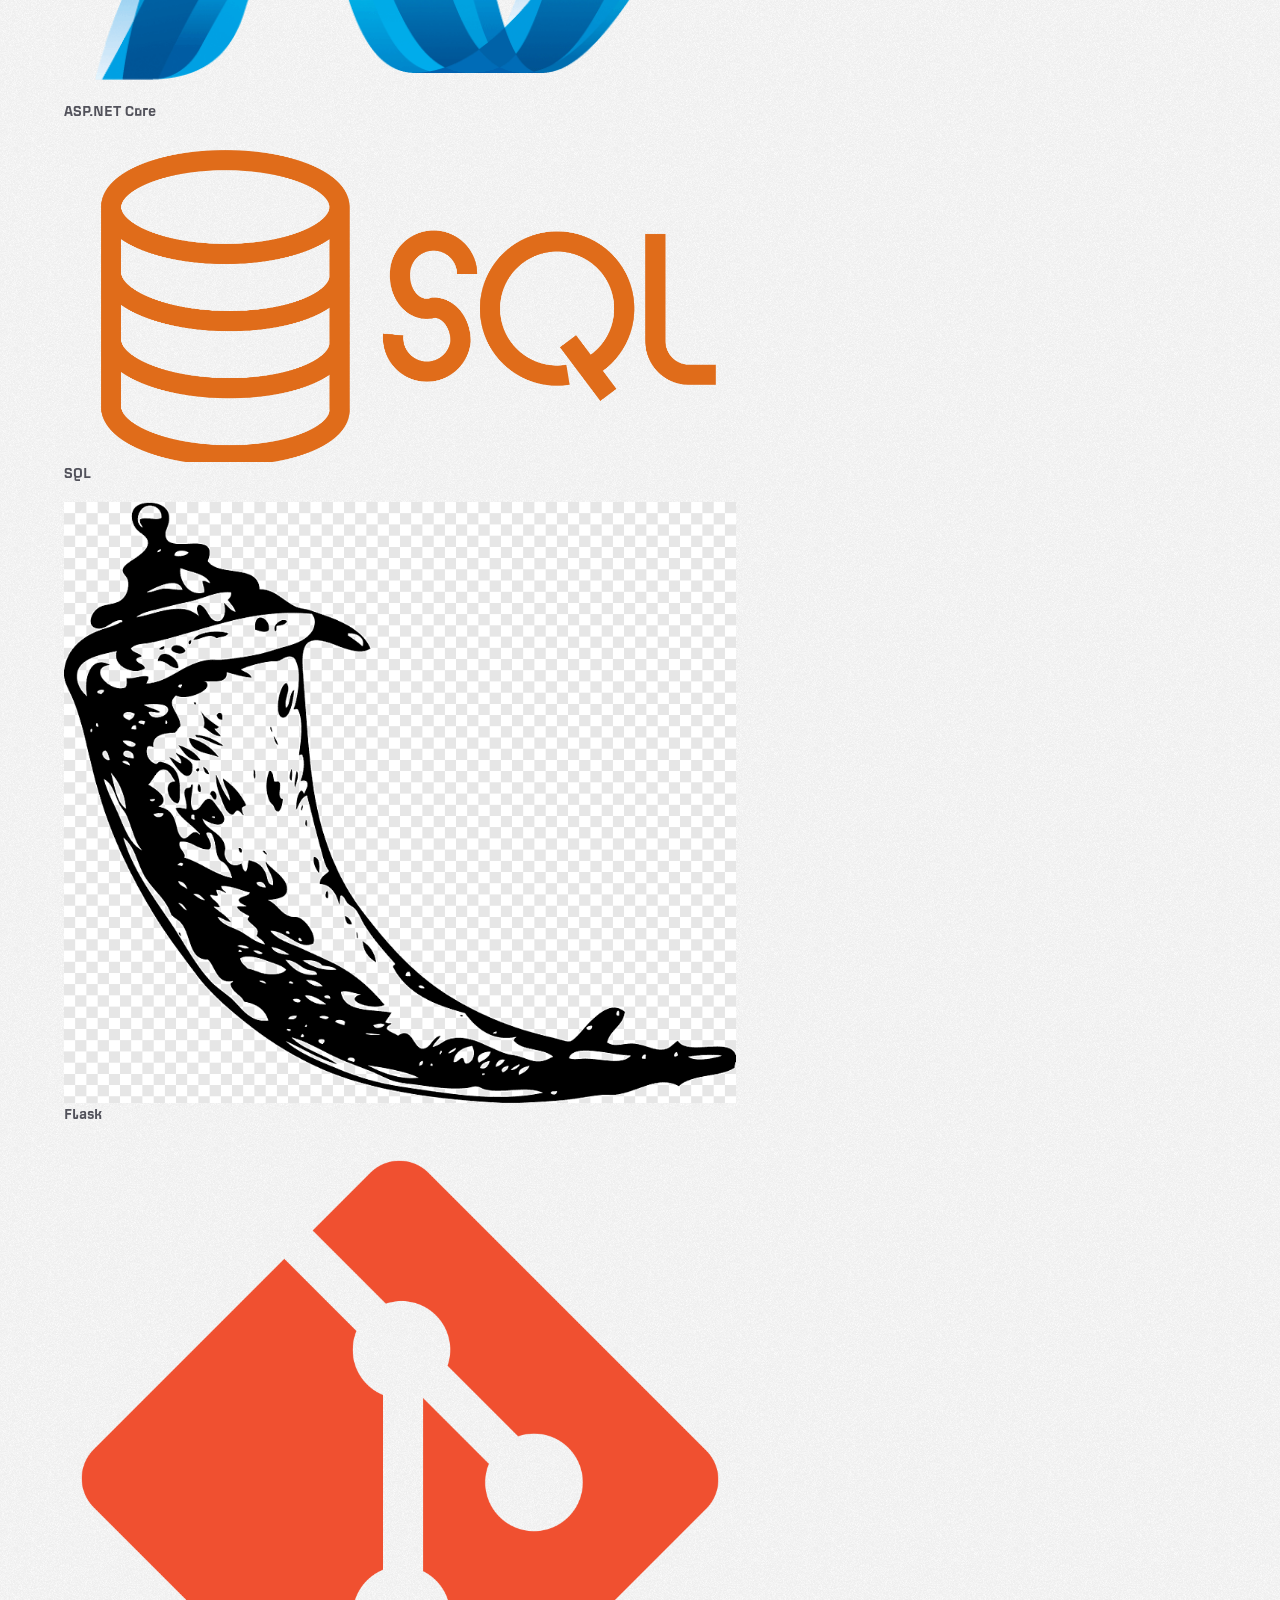
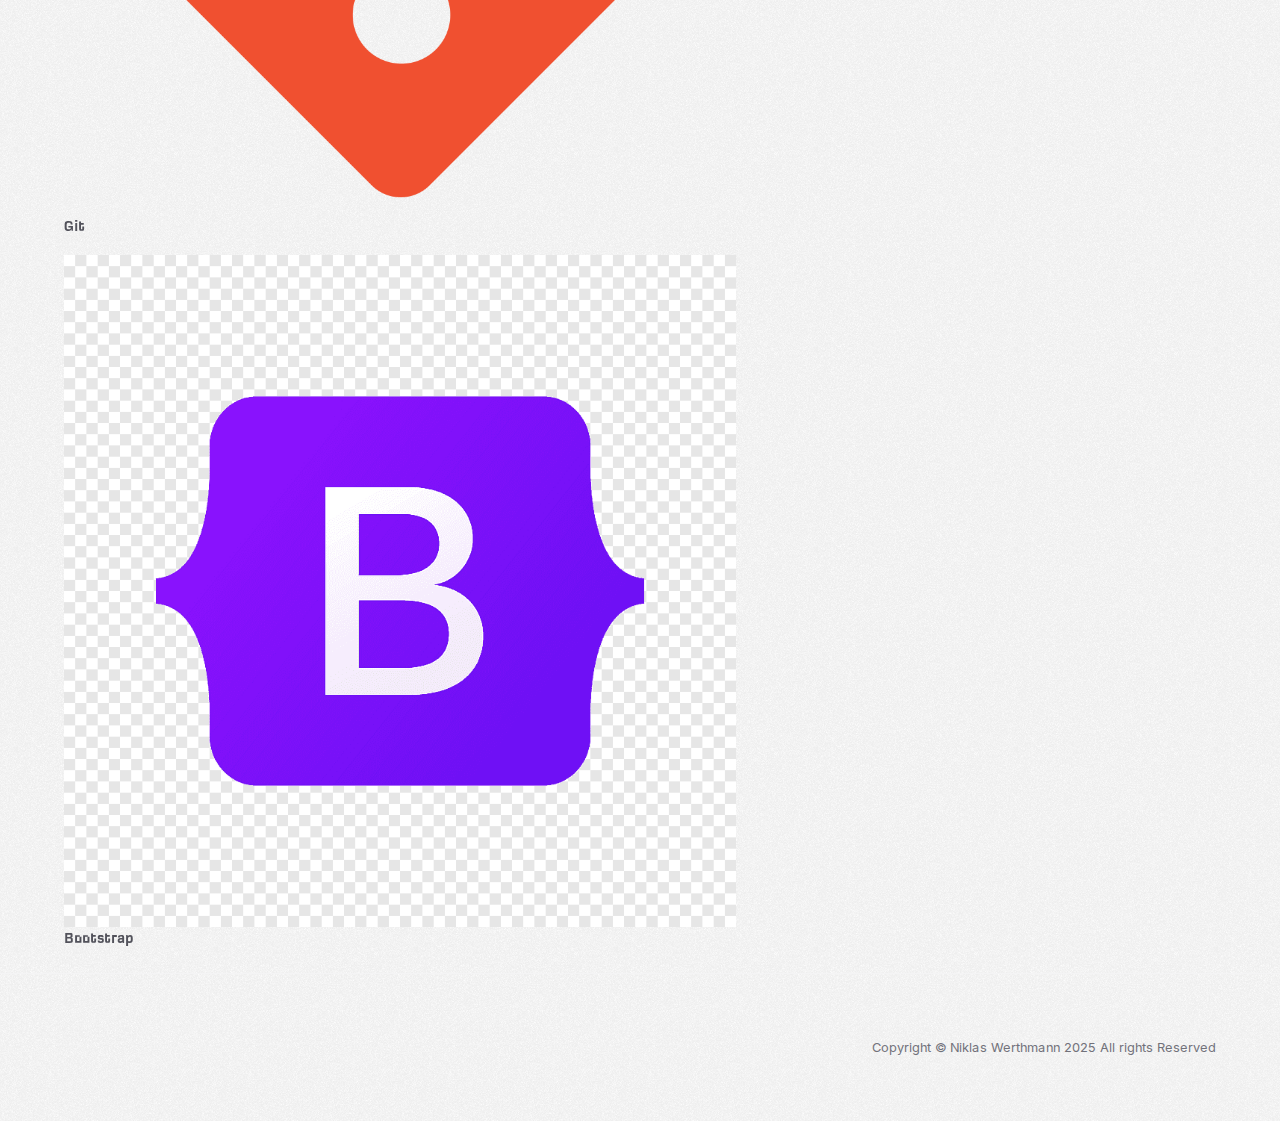
<file: about.html>
<!DOCTYPE html>
<html lang="en">
    <head>
        <meta charset="utf-8">
        <meta name="viewport" content="width=device-width, initial-scale=1">
        <link rel="preload" href="./fonts/inter.woff2" as="font" crossorigin="" type="font/woff2"/>
        <link rel="preload" href="./fonts/incognito.woff2" as="font" crossorigin="" type="font/woff2"/>
        <link rel="preload" href="./fonts/gitlabmono.woff2" as="font" crossorigin="" type="font/woff2"/>
        <link rel="stylesheet" href="./css/main.css" data-precedence="next">
        <title>About | Niklas Werthmann</title>
        <meta name="description" content="Learn more about me!">
        <link rel="canonical" href="https://niklaswerthmann.de/about.html">
        <meta property="og:title" content="About | Niklas Werthmann">
        <meta property="og:description" content="Learn more about me!">
        <meta property="og:url" content="https://niklaswerthmann.de/about.html">
        <meta name="twitter:card" content="summary_large_image">
        <meta name="twitter:title" content="About | Niklas Werthmann">
        <meta name="twitter:description" content="Learn more about me!">
        <meta name="twitter:image" content="./images/portrait.png">
        <link rel="icon" href="./images/nwlogo-48x48.png" type="image/x-icon" sizes="48x48"/>
        <link rel="icon" href="./images/nwlogo-512x512.png" type="image/png" sizes="512x512"/>
        <link rel="icon" href="./images/nwlogo-192x192.png" type="image/png" sizes="192x192"/>
        <link rel="icon" href="./images/nwlogo-32x32.png" type="image/png" sizes="32x32"/>
        <link rel="icon" href="./images/nwlogo-16x16.png" type="image/png" sizes="16x16"/>
        <link rel="apple-touch-icon" href="./images/nwlogo-180x180.png" type="image/png" sizes="180x180"/>
    </head>
    <body class="__variable_1a39c7 __className_d65c78 __variable_44f51c bg-white text-zinc-700">
        <header class="text-sm py-6 md:px-16 px-6 border-b  border-zinc-200 z-30 md:mb-28 mb-10">
            <div class="max-w-6xl mx-auto flex items-center justify-between">
                <a href="/"><img alt="logo" loading="lazy" width="35" height="35" decoding="async" data-nimg="1" style="color:transparent" src="./images/nwlogo-35x35.png"/></a>
                <nav>
                    <ul class="flex items-center gap-x-8">
                        <li><a class="nav-links font-incognito text-base" href="/index.html" style="color: rgb(82 82 91 / 0.5);">Home</a></li>
                        <li><a class="nav-links font-incognito text-base" href="/about.html" style="color: rgb(82 82 91 / 1);">About</a></li>
                        <li><a class="nav-links font-incognito text-base" href="/projects.html" style="color: rgb(82 82 91 / 0.5);">Projects</a></li>
                    </ul>
                </nav>
                <div class="flex items-center gap-x-4"></div>
            </div>
        </header>
        <main class="relative lg:max-w-7xl mx-auto max-w-3xl md:px-16 px-6">
            <div>
                <section class="relative grid lg:grid-cols-custom grid-cols-1 gap-x-6 justify-items-center ">
                    <div class="order-2 lg:order-none">
                        <div style="transform:translateY(10px) translateZ(0)">
                            <h1 class="fadeInUp-animation font-incognito font-semibold tracking-tight sm:text-5xl text-3xl lg:leading-tight basis-1/2 mb-8">
                               Hey! I&#x27;m <!-- -->Niklas Werthmann, a fullstack developer and Open-Source contributor
                            </h1>
                            <div class="text-zinc-600 leading-relaxed">
                                <p class="mt-2 mb-6 fadeInUp-animation">I'm Niklas Werthmann, a self-driven software engineer specializing in fullstack development and data science. I focus on building interactive web applications and applying machine learning to solve problems.<br>I&#x27;m currently pursuing a bachelor's degree in computer science with focus on data science at the Duale Hochschule Baden-Württemberg (DHBW) as a dual student from Mercedes-Benz.</p>
                                <h2 id="about-page-title1" class="fadeInUp-animation font-incognito before:content-['#'] before:hidden hover:before:sm:inline-block hover:before:hidden before:absolute lg:before:-left-5 before:-left-4 lg:before:text-2xl before:text-xl block before:top-1/2 before:-translate-y-1/2 before:opacity-80 before:text-zinc-400 relative font-bold tracking-tight lg:text-4xl text-3xl text-zinc-700 my-8"><a href="#about-page-title1">Outside of work</a></h2>
                                <p class="mt-2 mb-2 fadeInUp-animation">
                                    In my free time, I stay active with strength training, aiming for at least three sessions a week, with a personal goal of 4-5. I’m also working on personal projects like this website.<br>I also enjoy playing chess. The picture below shows the final game of the 2023 Schnellschachmeisterschaft HSK, where I defeated Bernhard Rittmeier, who has been one of the strongest players in North Rhine-Westphalia for the past 40 years.
                                </p>
                                <img alt="Niklas playing chess" loading="lazy" width="1920" height="1080" decoding="async" data-nimg="1" class="fadeInUp-animation rounded-sm object-contain object-left-top aspect-auto duration-300" style="color:transparent;background-size:cover;background-position:50% 50%;background-repeat:no-repeat;" xmlns="http://www.w3.org/2000/svg" viewbox="0 0 1920 1080" src="./images/playingchess.png">
                                <p class="mt-2 mb-6 fadeInUp-animation">
                                    Still, I like to spend most of my free time with my lovely girlfriend, Melissa.
                                </p>
                            </div>
                        </div>
                    </div>
                    <aside class="fadeInUp-animation flex flex-col lg:justify-self-center justify-self-start gap-y-8 lg:order-1 order-none mb-12">
                        <div style="transform:translateY(10px) translateZ(0)">
                            <div class="sticky top-10">
                                <img alt="Portrait of Niklas Werthmann" fetchpriority="high" width="400" height="400" decoding="async" data-nimg="1" class="rounded-2xl mb-4 object-cover max-h-96 min-h-96 bg-top" style="color:transparent;background-size:cover;background-position:50% 50%;background-repeat:no-repeat;" src="./images/portrait.png">
                                <div class="flex flex-col text-center gap-y-4">
                                    
                                    <a href="./cv/Niklas_Werthmann_CV.pdf" class="flex items-center gap-x-2 hover:text-primary-color" style="font-size: small;" download>
                                        <svg width="18px" height="18px" viewBox="0 0 24 24" stroke-width="1" stroke="currentColor" fill="currentColor" xmlns="http://www.w3.org/2000/svg">
                                            <g id="Complete"><g id="download"><g><path d="M3,12.3v7a2,2,0,0,0,2,2H19a2,2,0,0,0,2-2v-7" fill="none" stroke="currentColor" stroke-linecap="round" stroke-linejoin="round" stroke-width="2"/><g><polyline data-name="Right" fill="none" id="Right-2" points="7.9 12.3 12 16.3 16.1 12.3" stroke="currentColor" stroke-linecap="round" stroke-linejoin="round" stroke-width="2"/><line fill="none" stroke="currentColor" stroke-linecap="round" stroke-linejoin="round" stroke-width="2" x1="12" x2="12" y1="2.7" y2="14.2"/></g></g></g></g>
                                        </svg>
                                        Download CV
                                    </a>
                                    
                                    <a href="mailto:n11werthmann@gmail.com" class="flex items-center gap-x-2 hover:text-primary-color" style="font-size: small;">
                                        <svg stroke="currentColor" fill="currentColor" stroke-width="0" viewBox="0 0 24 24" class="text-lg" height="1em" width="1em" xmlns="http://www.w3.org/2000/svg">
                                            <path d="M20 4H4c-1.103 0-2 .897-2 2v12c0 1.103.897 2 2 2h16c1.103 0 2-.897 2-2V6c0-1.103-.897-2-2-2zm0 2v.511l-8 6.223-8-6.222V6h16zM4 18V9.044l7.386 5.745a.994.994 0 0 0 1.228 0L20 9.044 20.002 18H4z"></path>
                                        </svg>
                                        n11werthmann@gmail.com
                                    </a>
                                    <a href="mailto:niklas.werthmann@mercedes-benz.com" class="flex items-center gap-x-2 hover:text-primary-color" style="font-size: small;">
                                        <svg stroke="currentColor" fill="currentColor" stroke-width="0" viewBox="0 0 24 24" class="text-lg" height="1em" width="1em" xmlns="http://www.w3.org/2000/svg">
                                            <path d="M20 4H4c-1.103 0-2 .897-2 2v12c0 1.103.897 2 2 2h16c1.103 0 2-.897 2-2V6c0-1.103-.897-2-2-2zm0 2v.511l-8 6.223-8-6.222V6h16zM4 18V9.044l7.386 5.745a.994.994 0 0 0 1.228 0L20 9.044 20.002 18H4z"></path>
                                        </svg>
                                        niklas.werthmann@mercedes-benz.com
                                    </a>
                                </div>
                            </div>
                        </div>
                    </aside>
                </section>
                <div style="transform:translateY(10px) translateZ(0)">
                    <section class="max-w-2xl ">
                        <div class="mb-8 fadeInUp-animation">
                            <h2 id="about-page-title2" class="font-incognito before:content-['#'] before:hidden hover:before:sm:inline-block hover:before:hidden before:absolute lg:before:-left-5 before:-left-4 lg:before:text-2xl before:text-xl block before:top-1/2 before:-translate-y-1/2 before:opacity-80 before:text-zinc-400 relative font-bold tracking-tight lg:text-4xl text-3xl text-zinc-700 my-8"><a href="#about-page-title2">My main tech stack</a></h2>
                        </div>
                        <ul class="list-none mt-2 ml-2 text-zinc-600 tech-stack fadeInUp-animation">
                            <li class="mb-4 font-incognito"><img alt="python logo" data-nimg="1" class="mr-2" style="color:transparent" src="./images/python.png">Python</li>
                            <li class="mb-4 font-incognito"><img alt="html, css & js logo"data-nimg="1" class="mr-2" style="color:transparent" src="./images/html-css-js.png">HTML, CSS & JS</li>
                            <li class="mb-4 font-incognito"><img alt="c# logo" data-nimg="1" class="mr-2" style="color:transparent" src="./images/Csharp.png">C#</li>
                            <li class="mb-4 font-incognito"><img alt="asp.net logo" data-nimg="1" class="mr-2" style="color:transparent" src="./images/asp-net.png">ASP.NET Core</li>
                            <li class="mb-4 font-incognito"><img alt="sql logo" data-nimg="1" class="mr-2" style="color:transparent" src="./images/sql.png">SQL</li>
                            <li class="mb-4 font-incognito"><img alt="flask logo" data-nimg="1" class="mr-2" style="color:transparent" src="./images/flask.png">Flask</li>
                            <li class="mb-4 font-incognito"><img alt="git logo" data-nimg="1" class="mr-2" style="color:transparent" src="./images/git.png">Git</li>
                            <li class="mb-4 font-incognito"><img alt="bootstrap logo" data-nimg="1" class="mr-2" style="color:transparent" src="./images/bootstrap.png">Bootstrap</li>
                        </ul>
                    </section>
                </div>
            </div>
        </main>
        <footer class="border-t  border-zinc-100 mt-8 relative">
            <div class="max-w-7xl mx-auto flex lg:flex-row flex-col items-center lg:justify-between justify-center gap-y-4 md:px-16 px-6 py-16">
                <div class="flex md:flex-row flex-col items-center gap-x-2">
                </div>
                <div class="flex flex-col lg:items-end items-center lg:text-start text-center">
                    <small class="text-zinc-500">
                        Copyright © Niklas Werthmann <!-- -->2025<!-- --> All rights Reserved
                    </small>
                </div>
            </div>
        </footer>
    </body>
</html>
</file>
<file: css/main.css>
:root {
    --lang-color: #18181b;
    --lang-background: #fff;
    --text-shadow: #fff;
    --selection-shade: #bddafd;
    --accent-1: #07a;
    --accent-2: #690;
    --accent-3: #905;
    --accent-4: #df9306;
    --hue-1: hsla(0, 0%, 100%, .5);
    --hue-2: #999;
    --hue-3: crimson
}

:not(pre)>code[class*=language-] {
    background: var(--lang-background);
    padding: .1em;
    border-radius: .3em;
    white-space: normal
}

*,
:after,
:before {
    box-sizing: border-box;
    border: 0 solid #e5e7eb;
    --tw-border-spacing-x: 0;
    --tw-border-spacing-y: 0;
    --tw-translate-x: 0;
    --tw-translate-y: 0;
    --tw-rotate: 0;
    --tw-skew-x: 0;
    --tw-skew-y: 0;
    --tw-scale-x: 1;
    --tw-scale-y: 1;
    --tw-scroll-snap-strictness: proximity;
    --tw-ring-offset-width: 0px;
    --tw-ring-offset-color: #fff;
    --tw-ring-color: rgba(59, 130, 246, .5);
    --tw-ring-offset-shadow: 0 0 #0000;
    --tw-ring-shadow: 0 0 #0000;
    --tw-shadow: 0 0 #0000;
    --tw-shadow-colored: 0 0 #0000
}

:after,
:before {
    --tw-content: ""
}

html {
    line-height: 1.5;
    -webkit-text-size-adjust: 100%;
    -moz-tab-size: 4;
    -o-tab-size: 4;
    tab-size: 4;
    font-family: ui-sans-serif, system-ui, -apple-system, BlinkMacSystemFont, Segoe UI, Roboto, Helvetica Neue, Arial, Noto Sans, sans-serif, Apple Color Emoji, Segoe UI Emoji, Segoe UI Symbol, Noto Color Emoji;
    font-feature-settings: normal;
    font-variation-settings: normal;
    scroll-behavior: smooth
}

body {
    background-image: url(../images/noise.png);
    background-size: 200px 200px;
    background-position: 0 0;
    margin: 0;
    line-height: inherit
}

h1,
h2,
h3,
h4,
h5,
h6 {
    font-size: inherit;
    font-weight: inherit
}

a {
    color: inherit;
    text-decoration: inherit
}

b {
    font-weight: bolder
}

small {
    font-size: 80%
}

[type=button],
[type=reset],
[type=submit] {
    -webkit-appearance: button;
    appearance: button;
    background-color: transparent;
    background-image: none
}

:-moz-focusring {
    outline: auto
}

:-moz-ui-invalid {
    box-shadow: none
}

::-webkit-inner-spin-button,
::-webkit-outer-spin-button {
    height: auto
}

[type=search] {
    -webkit-appearance: textfield;
    appearance: textfield;
    outline-offset: -2px
}

::-webkit-search-decoration {
    -webkit-appearance: none
}

::-webkit-file-upload-button {
    -webkit-appearance: button;
    font: inherit
}

summary {
    display: list-item
}

h1,
h2,
h3,
h4,
h5,
h6,
p {
    margin: 0
}

ul {
    list-style: none;
    margin: 0;
    padding: 0
}

[role=button] {
    cursor: pointer
}

:disabled {
    cursor: default
}

img,
object,
svg {
    display: block;
}

img {
    max-width: 100%;
    height: auto
}

[hidden] {
    display: none
}

::backdrop {
    --tw-border-spacing-x: 0;
    --tw-border-spacing-y: 0;
    --tw-translate-x: 0;
    --tw-translate-y: 0;
    --tw-rotate: 0;
    --tw-skew-x: 0;
    --tw-skew-y: 0;
    --tw-scale-x: 1;
    --tw-scale-y: 1;
    --tw-scroll-snap-strictness: proximity;
    --tw-ring-offset-width: 0px;
    --tw-ring-offset-color: #fff;
    --tw-ring-color: rgba(59, 130, 246, .5);
    --tw-ring-offset-shadow: 0 0 #0000;
    --tw-ring-shadow: 0 0 #0000;
    --tw-shadow: 0 0 #0000;
    --tw-shadow-colored: 0 0 #0000
}

.absolute {
    position: absolute
}

.relative {
    position: relative
}

.-left-80 {
    left: -20rem
}

.-top-7 {
    top: -1.75rem
}

.bottom-1\/2 {
    bottom: 50%
}

.bottom-auto {
    bottom: auto
}

.left-0 {
    left: 0
}

.top-0 {
    top: 0
}

.top-10 {
    top: 2.5rem
}

.top-2 {
    top: .5rem
}

.z-10 {
    z-index: 10
}

.z-30 {
    z-index: 30
}

.mx-auto {
    margin-left: auto;
    margin-right: auto
}

.my-1 {
    margin-top: .25rem;
    margin-bottom: .25rem
}

.my-10 {
    margin-top: 2.5rem;
    margin-bottom: 2.5rem
}

.my-3 {
    margin-top: .75rem;
    margin-bottom: .75rem
}

.my-4 {
    margin-top: 1rem;
    margin-bottom: 1rem
}

.my-6 {
    margin-top: 1.5rem;
    margin-bottom: 1.5rem
}

.my-8 {
    margin-top: 2rem;
    margin-bottom: 2rem
}

.mb-1 {
    margin-bottom: .25rem
}

.mb-10 {
    margin-bottom: 2.5rem
}

.mb-12 {
    margin-bottom: 3rem
}

.mb-16 {
    margin-bottom: 4rem
}

.mb-2 {
    margin-bottom: .5rem
}

.mb-3 {
    margin-bottom: .75rem
}

.mb-4 {
    margin-bottom: 1rem
}

.mb-6 {
    margin-bottom: 1.5rem
}

.mb-8 {
    margin-bottom: 2rem
}

.mt-10 {
    margin-top: 2.5rem
}

.mt-12 {
    margin-top: 3rem
}

.mt-2 {
    margin-top: .5rem
}

.mt-20 {
    margin-top: 5rem
}

.mt-3 {
    margin-top: .75rem
}

.mt-32 {
    margin-top: 8rem
}

.mt-4 {
    margin-top: 1rem
}

.mt-44 {
    margin-top: 11rem
}

.mt-5 {
    margin-top: 1.25rem
}

.mt-6 {
    margin-top: 1.5rem
}

.mt-8 {
    margin-top: 2rem
}

.block {
    display: block
}

.flex {
    display: flex
}

.grid {
    display: grid
}

.hidden {
    display: none
}

.h-11 {
    height: 2.75rem
}

.h-12 {
    height: 3rem
}

.h-14 {
    height: 3.5rem
}

.h-28 {
    height: 7rem
}

.h-40 {
    height: 10rem
}

.h-5 {
    height: 1.25rem
}

.h-56 {
    height: 14rem
}

.h-7 {
    height: 1.75rem
}

.h-8 {
    height: 2rem
}

.h-96 {
    height: 24rem
}

.h-full {
    height: 100%
}

.h-max {
    height: -moz-max-content;
    height: max-content
}

.max-h-96 {
    max-height: 24rem
}

.min-h-\[110px\] {
    min-height: 110px
}

.min-h-\[28px\] {
    min-height: 28px
}

.min-h-\[60vh\] {
    min-height: 60vh
}

.min-h-\[80px\] {
    min-height: 80px
}

.min-h-full {
    min-height: 100%
}

.w-1\/3 {
    width: 33.333333%
}

.w-12 {
    width: 3rem
}

.w-28 {
    width: 7rem
}

.w-5 {
    width: 1.25rem
}

.w-52 {
    width: 13rem
}

.w-full {
    width: 100%
}

.min-w-\[28px\] {
    min-width: 28px
}

.min-w-\[80px\] {
    min-width: 80px
}

.min-w-full {
    min-width: 100%
}

.max-w-2xl {
    max-width: 42rem
}

.max-w-3xl {
    max-width: 48rem
}

.max-w-4xl {
    max-width: 56rem
}

.max-w-5xl {
    max-width: 64rem
}

.max-w-6xl {
    max-width: 72rem
}

.max-w-7xl {
    max-width: 80rem
}

.max-w-full {
    max-width: 100%
}

.max-w-lg {
    max-width: 32rem
}

.max-w-md {
    max-width: 28rem
}

.max-w-sm {
    max-width: 24rem
}

.max-w-xl {
    max-width: 36rem
}

.flex-shrink-0 {
    flex-shrink: 0
}

@keyframes pulse {
    50% {
        opacity: .5
    }
}

.grid-cols-1 {
    grid-template-columns: repeat(1, minmax(0, 1fr))
}

.flex-row {
    flex-direction: row
}

.flex-col {
    flex-direction: column
}

.flex-wrap {
    flex-wrap: wrap
}

.place-content-center {
    place-content: center
}

.place-items-center {
    place-items: center
}

.items-start {
    align-items: flex-start
}

.items-center {
    align-items: center
}

.justify-start {
    justify-content: flex-start
}

.justify-center {
    justify-content: center
}

.justify-between {
    justify-content: space-between
}

.justify-items-center {
    justify-items: center
}

.gap-2 {
    gap: .5rem
}

.gap-4 {
    gap: 1rem
}

.gap-5 {
    gap: 1.25rem
}

.gap-6 {
    gap: 1.5rem
}

.gap-8 {
    gap: 2rem
}

.gap-x-1 {
    -moz-column-gap: .25rem;
    column-gap: .25rem
}

.gap-x-12 {
    -moz-column-gap: 3rem;
    column-gap: 3rem
}

.gap-x-2 {
    -moz-column-gap: .5rem;
    column-gap: .5rem
}

.gap-x-3 {
    -moz-column-gap: .75rem;
    column-gap: .75rem
}

.gap-x-4 {
    -moz-column-gap: 1rem;
    column-gap: 1rem
}

.gap-x-5 {
    -moz-column-gap: 1.25rem;
    column-gap: 1.25rem
}

.gap-x-6 {
    -moz-column-gap: 1.5rem;
    column-gap: 1.5rem
}

.gap-x-8 {
    -moz-column-gap: 2rem;
    column-gap: 2rem
}

.gap-y-10 {
    row-gap: 2.5rem
}

.gap-y-12 {
    row-gap: 3rem
}

.gap-y-2 {
    row-gap: .5rem
}

.gap-y-4 {
    row-gap: 1rem
}

.gap-y-8 {
    row-gap: 2rem
}

.overflow-hidden {
    overflow: hidden
}

.overflow-clip {
    overflow: clip
}

.rounded-2xl {
    border-radius: 1rem
}

.rounded-full {
    border-radius: 9999px
}

.rounded-lg {
    border-radius: .5rem
}

.rounded-md {
    border-radius: .375rem
}

.rounded-none {
    border-radius: 0
}

.rounded-sm {
    border-radius: .125rem
}

.rounded-xl {
    border-radius: .75rem
}

.rounded-b-lg {
    border-bottom-right-radius: .5rem;
    border-bottom-left-radius: .5rem
}

.rounded-t-lg {
    border-top-left-radius: .5rem;
    border-top-right-radius: .5rem
}

.border {
    border-width: 1px
}

.border-x {
    border-left-width: 1px;
    border-right-width: 1px
}

.border-b {
    border-bottom-width: 1px
}

.border-r-0 {
    border-right-width: 0
}

.border-t {
    border-top-width: 1px
}

.border-transparent {
    border-color: transparent
}

.border-zinc-100 {
    --tw-border-opacity: 1;
    border-color: rgb(244 244 245/var(--tw-border-opacity))
}

.border-zinc-200 {
    --tw-border-opacity: 1;
    border-color: rgb(228 228 231/var(--tw-border-opacity))
}

.border-zinc-300 {
    --tw-border-opacity: 1;
    border-color: rgb(212 212 216/var(--tw-border-opacity))
}

.bg-secondary-bg {
    background-color: hsla(0, 0%, 98%, .4)
}

.bg-secondary-color {
    --tw-bg-opacity: 1;
    background-color: rgb(12 206 107/var(--tw-bg-opacity))
}

.bg-white {
    --tw-bg-opacity: 1;
    background-color: rgb(255 255 255/var(--tw-bg-opacity))
}

.bg-zinc-100 {
    --tw-bg-opacity: 1;
    background-color: rgb(244 244 245/var(--tw-bg-opacity))
}

.bg-zinc-200 {
    --tw-bg-opacity: 1;
    background-color: rgb(228 228 231/var(--tw-bg-opacity))
}

.bg-zinc-300 {
    --tw-bg-opacity: 1;
    background-color: rgb(212 212 216/var(--tw-bg-opacity))
}

.bg-zinc-50 {
    --tw-bg-opacity: 1;
    background-color: rgb(250 250 250/var(--tw-bg-opacity))
}

.bg-top {
    background-position: top
}

.object-cover {
    -o-object-fit: cover;
    object-fit: cover
}

.object-left-top {
    -o-object-position: left top;
    object-position: left top
}

.p-1 {
    padding: .25rem
}

.p-2 {
    padding: .5rem
}

.p-4 {
    padding: 1rem
}

.p-5 {
    padding: 1.25rem
}

.p-6 {
    padding: 1.5rem
}

.p-8 {
    padding: 2rem
}

.px-0 {
    padding-left: 0;
    padding-right: 0
}

.px-1 {
    padding-left: .25rem;
    padding-right: .25rem
}

.px-2 {
    padding-left: .5rem;
    padding-right: .5rem
}

.px-3 {
    padding-left: .75rem;
    padding-right: .75rem
}

.px-4 {
    padding-left: 1rem;
    padding-right: 1rem
}

.px-6 {
    padding-left: 1.5rem;
    padding-right: 1.5rem
}

.px-8 {
    padding-left: 2rem;
    padding-right: 2rem
}

.py-1 {
    padding-top: .25rem;
    padding-bottom: .25rem
}

.py-10 {
    padding-top: 2.5rem;
    padding-bottom: 2.5rem
}

.py-16 {
    padding-top: 4rem;
    padding-bottom: 4rem
}

.py-2 {
    padding-top: .5rem;
    padding-bottom: .5rem
}

.py-3 {
    padding-top: .75rem;
    padding-bottom: .75rem
}

.py-6 {
    padding-top: 1.5rem;
    padding-bottom: 1.5rem
}

.py-8 {
    padding-top: 2rem;
    padding-bottom: 2rem
}

.py-\[0\.15rem\] {
    padding-top: .15rem;
    padding-bottom: .15rem
}

.text-left {
    text-align: left
}

.text-center {
    text-align: center
}

.font-incognito {
    font-family: var(--incognito)
}

.text-2xl {
    font-size: 1.5rem;
    line-height: 2rem
}

.text-3xl {
    font-size: 1.875rem;
    line-height: 2.25rem
}

.text-4xl {
    font-size: 2.25rem;
    line-height: 2.5rem
}

.text-7xl {
    font-size: 4.5rem;
    line-height: 1
}

.text-\[0\.95rem\] {
    font-size: .95rem
}

.text-base {
    font-size: 1rem;
    line-height: 1.5rem
}

.text-lg {
    font-size: 1.125rem;
    line-height: 1.75rem
}

.text-sm {
    font-size: .875rem;
    line-height: 1.25rem
}

.text-xl {
    font-size: 1.25rem;
    line-height: 1.75rem
}

.font-bold {
    font-weight: 700
}

.font-semibold {
    font-weight: 600
}

.uppercase {
    text-transform: uppercase
}

.leading-relaxed {
    line-height: 1.625
}

.leading-tight {
    line-height: 1.25
}

.tracking-tight {
    letter-spacing: -.025em
}

.tracking-widest {
    letter-spacing: .1em
}

.text-\[red\] {
    --tw-text-opacity: 1;
    color: rgb(255 0 0/var(--tw-text-opacity))
}

.text-primary-color {
    --tw-text-opacity: 1;
    color: rgb(51 224 146/var(--tw-text-opacity))
}

.text-secondary-color {
    --tw-text-opacity: 1;
    color: rgb(12 206 107/var(--tw-text-opacity))
}

.text-tertiary-color {
    --tw-text-opacity: 1;
    color: rgb(22 163 74/var(--tw-text-opacity))
}

.text-white {
    --tw-text-opacity: 1;
    color: rgb(255 255 255/var(--tw-text-opacity))
}

.text-zinc-200 {
    --tw-text-opacity: 1;
    color: rgb(228 228 231/var(--tw-text-opacity))
}

.text-zinc-400 {
    --tw-text-opacity: 1;
    color: rgb(161 161 170/var(--tw-text-opacity))
}

.text-zinc-500 {
    --tw-text-opacity: 1;
    color: rgb(113 113 122/var(--tw-text-opacity))
}

.text-zinc-600 {
    --tw-text-opacity: 1;
    color: rgb(82 82 91/var(--tw-text-opacity))
}

.text-zinc-700 {
    --tw-text-opacity: 1;
    color: rgb(63 63 70/var(--tw-text-opacity))
}

.text-zinc-800 {
    --tw-text-opacity: 1;
    color: rgb(39 39 42/var(--tw-text-opacity))
}

.opacity-80 {
    opacity: .8
}

.duration-100 {
    transition-duration: .1s
}

.duration-1000 {
    transition-duration: 1s
}

.duration-200 {
    transition-duration: .2s
}

.duration-300 {
    transition-duration: .3s
}

.duration-500 {
    transition-duration: .5s
}

.duration-\[600ms\] {
    transition-duration: .6s
}

h1,
h2,
h3,
h4 {
    font-family: var(--incognito), Inter, sans-serif
}

.path {
    stroke-dasharray: 500px 100px;
    animation: animate 100s linear infinite alternate-reverse
}

@keyframes animate {
    0% {
        stroke-dashoffset: 0
    }

    to {
        stroke-dashoffset: 12433.8193359375
    }
}

.before\:absolute:before {
    content: var(--tw-content);
    position: absolute
}

.before\:-left-4:before {
    content: var(--tw-content);
    left: -1rem
}

.before\:-left-5:before {
    content: var(--tw-content);
    left: -1.25rem
}

.before\:bottom-0:before {
    content: var(--tw-content);
    bottom: 0
}

.before\:left-9:before {
    content: var(--tw-content);
    left: 2.25rem
}

.before\:top-1\/2:before {
    content: var(--tw-content);
    top: 50%
}

.before\:top-\[5rem\]:before {
    content: var(--tw-content);
    top: 5rem
}

.before\:hidden:before {
    content: var(--tw-content);
    display: none
}

.before\:h-\[calc\(100\%-70px\)\]:before {
    content: var(--tw-content);
    height: calc(100% - 70px)
}

.before\:w-\[1px\]:before {
    content: var(--tw-content);
    width: 1px
}

.before\:-translate-y-1\/2:before {
    content: var(--tw-content);
    --tw-translate-y: -50%;
    transform: translate(var(--tw-translate-x), var(--tw-translate-y)) rotate(var(--tw-rotate)) skewX(var(--tw-skew-x)) skewY(var(--tw-skew-y)) scaleX(var(--tw-scale-x)) scaleY(var(--tw-scale-y))
}

.before\:bg-zinc-200:before {
    content: var(--tw-content);
    --tw-bg-opacity: 1;
    background-color: rgb(228 228 231/var(--tw-bg-opacity))
}

.before\:text-2xl:before {
    content: var(--tw-content);
    font-size: 1.5rem;
    line-height: 2rem
}

.before\:text-xl:before {
    content: var(--tw-content);
    font-size: 1.25rem;
    line-height: 1.75rem
}

.before\:text-zinc-400:before {
    content: var(--tw-content);
    --tw-text-opacity: 1;
    color: rgb(161 161 170/var(--tw-text-opacity))
}

.before\:opacity-80:before {
    content: var(--tw-content);
    opacity: .8
}

.before\:content-\[\'\#\'\]:before {
    --tw-content: "#";
    content: var(--tw-content)
}

.hover\:border-\[\#e6d14fe7\]:hover {
    border-color: #e6d14fe7
}

.hover\:border-transparent:hover {
    border-color: transparent
}

.hover\:border-zinc-200:hover {
    --tw-border-opacity: 1;
    border-color: rgb(228 228 231/var(--tw-border-opacity))
}

.hover\:text-primary-color:hover {
    --tw-text-opacity: 1;
    color: rgb(51 224 146/var(--tw-text-opacity))
}

.hover\:text-zinc-700:hover {
    --tw-text-opacity: 1;
    color: rgb(63 63 70/var(--tw-text-opacity))
}

.hover\:text-zinc-900:hover {
    --tw-text-opacity: 1;
    color: rgb(24 24 27/var(--tw-text-opacity))
}

.hover\:underline:hover {
    text-decoration-line: underline
}

.hover\:before\:inline:hover:before {
    content: var(--tw-content);
    display: inline
}

.hover\:before\:hidden:hover:before {
    content: var(--tw-content);
    display: none
}

.group:hover .group-hover\:scale-125 {
    --tw-scale-x: 1.25;
    --tw-scale-y: 1.25;
    transform: translate(var(--tw-translate-x), var(--tw-translate-y)) rotate(var(--tw-rotate)) skewX(var(--tw-skew-x)) skewY(var(--tw-skew-y)) scaleX(var(--tw-scale-x)) scaleY(var(--tw-scale-y))
}

.group:hover .group-hover\:text-zinc-800 {
    --tw-text-opacity: 1;
    color: rgb(39 39 42/var(--tw-text-opacity))
}

.group:hover .group-hover\:grayscale-0 {
    --tw-grayscale: grayscale(0);
    filter: var(--tw-blur) var(--tw-brightness) var(--tw-contrast) var(--tw-grayscale) var(--tw-hue-rotate) var(--tw-invert) var(--tw-saturate) var(--tw-sepia) var(--tw-drop-shadow)
}

:is(.dark.hover\:dark\:border-\[\#ffdd0060\]):hover {
    border-color: #ffdd0060
}

:is(.dark.hover\:dark\:border-zinc-700):hover {
    --tw-border-opacity: 1;
    border-color: rgb(63 63 70/var(--tw-border-opacity))
}

:is(.dark.hover\:dark\:bg-\[\#2e290e44\]):hover {
    background-color: #2e290e44
}

:is(.dark.hover\:dark\:text-white):hover {
    --tw-text-opacity: 1;
    color: rgb(255 255 255/var(--tw-text-opacity))
}

.group:hover :is(.dark.group-hover\:dark\:text-white) {
    --tw-text-opacity: 1;
    color: rgb(255 255 255/var(--tw-text-opacity))
}

@media (min-width:640px) {
    .sm\:text-5xl {
        font-size: 3rem;
        line-height: 1
    }

    .sm\:text-6xl {
        font-size: 3.75rem;
        line-height: 1
    }

    .hover\:before\:sm\:inline-block:hover:before {
        content: var(--tw-content);
        display: inline-block
    }
}

@media (min-width:768px) {
    .md\:mb-28 {
        margin-bottom: 7rem
    }

    .md\:mt-0 {
        margin-top: 0
    }

    .md\:block {
        display: block
    }

    .md\:hidden {
        display: none
    }

    .md\:grid-cols-2 {
        grid-template-columns: repeat(2, minmax(0, 1fr))
    }

    .md\:flex-row {
        flex-direction: row
    }

    .md\:px-16 {
        padding-left: 4rem;
        padding-right: 4rem
    }
}

@media (min-width:1024px) {
    .lg\:order-1 {
        order: 1
    }

    .lg\:order-none {
        order: 0
    }

    .lg\:mt-32 {
        margin-top: 8rem
    }

    .lg\:h-32 {
        height: 8rem
    }

    .lg\:h-52 {
        height: 13rem
    }

    .lg\:h-\[500px\] {
        height: 500px
    }

    .lg\:max-h-full {
        max-height: 100%
    }

    .lg\:min-h-\[250px\] {
        min-height: 250px
    }

    .lg\:w-28 {
        width: 7rem
    }

    .lg\:w-60 {
        width: 15rem
    }

    .lg\:w-\[450px\] {
        width: 450px
    }

    .lg\:w-\[90\%\] {
        width: 90%
    }

    .lg\:min-w-\[700px\] {
        min-width: 700px
    }

    .lg\:max-w-2xl {
        max-width: 42rem
    }

    .lg\:max-w-7xl {
        max-width: 80rem
    }

    .lg\:max-w-\[950px\] {
        max-width: 950px
    }

    .lg\:grid-cols-2 {
        grid-template-columns: repeat(1, minmax(0, 1fr));
    }

    .lg\:grid-cols-4 {
        grid-template-columns: repeat(4, minmax(0, 1fr))
    }

    .lg\:grid-cols-\[75\%\2c 25\%\] {
        grid-template-columns: 75% 25%
    }

    .lg\:grid-cols-custom {
        grid-template-columns: 1.2fr 1fr
    }

    .lg\:flex-row {
        flex-direction: row
    }

    .lg\:items-end {
        align-items: flex-end
    }

    .lg\:items-center {
        align-items: center
    }

    .lg\:justify-between {
        justify-content: space-between
    }

    .lg\:justify-around {
        justify-content: space-around
    }

    .lg\:gap-x-6 {
        -moz-column-gap: 1.5rem;
        column-gap: 1.5rem
    }

    .lg\:gap-y-8 {
        row-gap: 2rem
    }

    .lg\:justify-self-center {
        justify-self: center
    }

    .lg\:border-r {
        border-right-width: 1px
    }

    .lg\:border-t {
        border-top-width: 1px
    }

    .lg\:px-0 {
        padding-left: 0;
        padding-right: 0
    }

    .lg\:px-16 {
        padding-left: 4rem;
        padding-right: 4rem
    }

    .lg\:px-6 {
        padding-left: 1.5rem;
        padding-right: 1.5rem
    }

    .lg\:py-10 {
        padding-top: 2.5rem;
        padding-bottom: 2.5rem
    }

    .lg\:py-6 {
        padding-top: 1.5rem;
        padding-bottom: 1.5rem
    }

    .lg\:pl-6 {
        padding-left: 1.5rem
    }

    .lg\:pr-6 {
        padding-right: 1.5rem
    }

    .lg\:text-start {
        text-align: start
    }

    .lg\:text-3xl {
        font-size: 1.875rem;
        line-height: 2.25rem
    }

    .lg\:text-4xl {
        font-size: 2.25rem;
        line-height: 2.5rem
    }

    .lg\:font-bold {
        font-weight: 700
    }

    .lg\:leading-\[3\.7rem\] {
        line-height: 3.7rem
    }

    .lg\:leading-tight {
        line-height: 1.25
    }

    .lg\:before\:-left-5:before {
        content: var(--tw-content);
        left: -1.25rem
    }

    .lg\:before\:-left-6:before {
        content: var(--tw-content);
        left: -1.5rem
    }

    .lg\:before\:text-2xl:before {
        content: var(--tw-content);
        font-size: 1.5rem;
        line-height: 2rem
    }
}

@media (min-width:1280px) {
    .xl\:grid-cols-3 {
        grid-template-columns: repeat(3, minmax(0, 1fr))
    }

    .xl\:flex-row {
        flex-direction: row
    }

    .xl\:flex-col {
        flex-direction: column
    }

    .xl\:items-center {
        align-items: center
    }

    .xl\:justify-center {
        justify-content: center
    }
}

@font-face {
    font-family: custom_font_inter;
    src: url(../fonts/inter.woff2) format("woff2");
    font-style: normal;
    font-weight: 100 900;
    font-display: swap;
    
}

.__className_d65c78 {
    font-family: custom_font_inter, monospace;
    font-style: normal
}

.__variable_d65c78 {
    --inter: "custom_font_inter"
}

@font-face {
    font-family: custom_font_incognito;
    src: url(../fonts/incognito.woff2) format("woff2");
    font-display: swap;
    font-weight: 600;
    font-style: normal
}

.__className_1a39c7 {
    font-family: custom_font_incognito, monospace;
}

.__variable_1a39c7 {
    --incognito: "custom_font_incognito"
}

@font-face {
    font-family: custom_font_gitlabmono;
    src: url(../fonts/gitlabmono.woff2) format("woff2");
    font-display: swap;
    font-style: normal
}


.__className_44f51c {
    font-family: custom_font_gitlabmono, monospace
}

.__variable_44f51c {
    --gitlabmono: "custom_font_gitlabmono"
}
</file>
